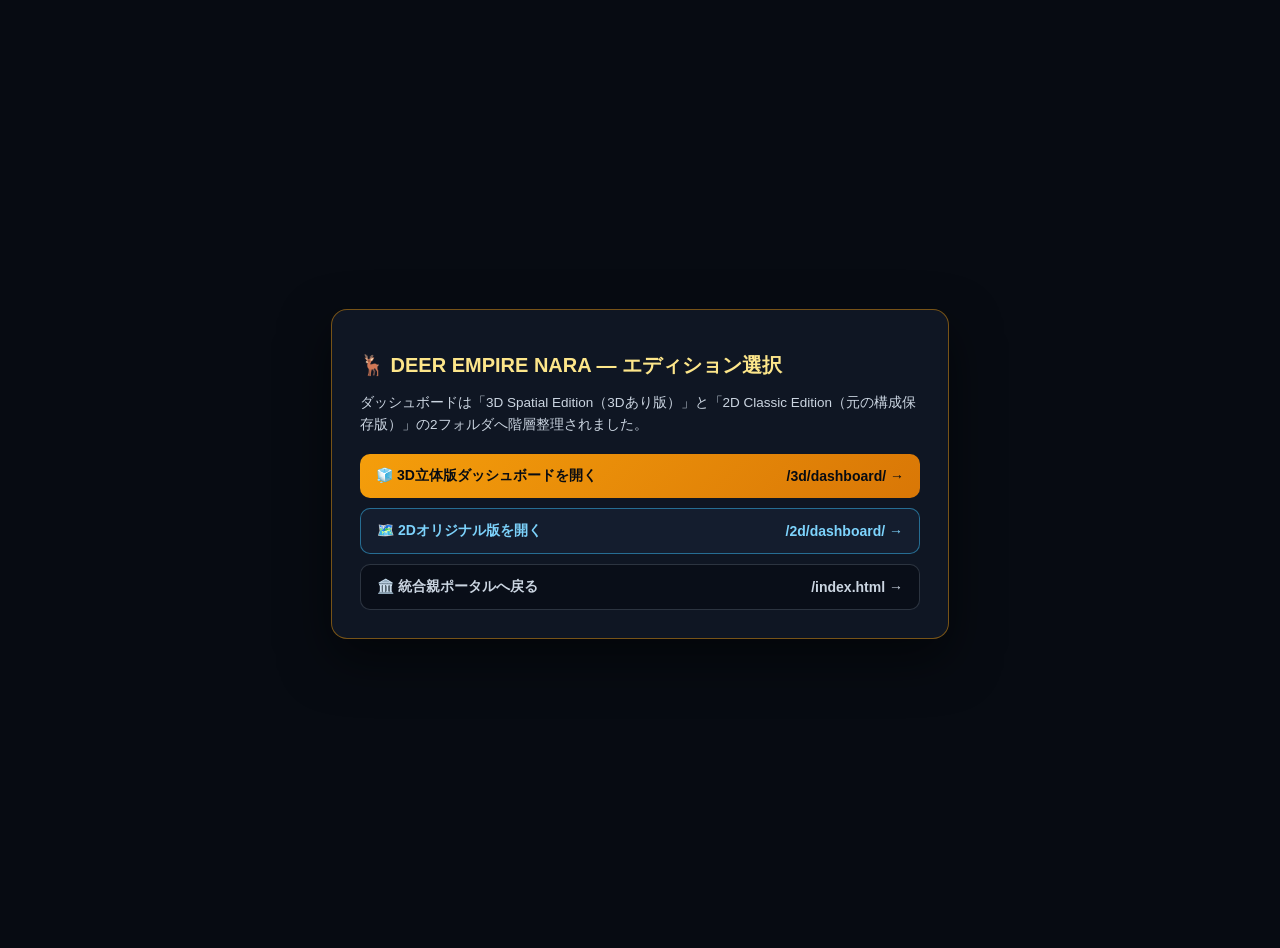
<file: dashboard/index.html>
<!doctype html>
<html lang="ja">
<head>
  <meta charset="utf-8" />
  <meta name="viewport" content="width=device-width, initial-scale=1" />
  <title>DEER EMPIRE NARA — ダッシュボード選択 (3D版 / 2D元版)</title>
  <style>
    body { margin:0; min-height:100vh; display:flex; align-items:center; justify-content:center; background:#070b12; color:#f1f5f9; font-family:"Inter","Noto Sans JP",sans-serif; padding:24px; }
    .box { max-width:560px; width:100%; background:#0f1623; border:1px solid rgba(245,158,11,0.45); border-radius:16px; padding:28px; box-shadow:0 20px 50px rgba(0,0,0,0.5); }
    h1 { font-size:20px; margin-bottom:8px; color:#fde68a; }
    p { font-size:13.5px; color:#cbd5e1; margin-bottom:18px; line-height:1.6; }
    .btns { display:flex; flex-direction:column; gap:10px; }
    a { display:flex; justify-content:space-between; align-items:center; padding:13px 16px; border-radius:10px; text-decoration:none; font-weight:700; font-size:14px; }
    .gold { background:linear-gradient(135deg,#f59e0b,#d97706); color:#070b12; }
    .cyan { background:#141d2e; border:1px solid rgba(56,189,248,0.5); color:#7dd3fc; }
    .ghost { background:#090e18; border:1px solid rgba(148,163,184,0.25); color:#cbd5e1; }
  </style>
</head>
<body>
  <div class="box">
    <h1>🦌 DEER EMPIRE NARA — エディション選択</h1>
    <p>ダッシュボードは「3D Spatial Edition（3Dあり版）」と「2D Classic Edition（元の構成保存版）」の2フォルダへ階層整理されました。</p>
    <div class="btns">
      <a class="gold" href="../3d/dashboard/index.html"><span>🧊 3D立体版ダッシュボードを開く</span><span>/3d/dashboard/ →</span></a>
      <a class="cyan" href="../2d/dashboard/index.html"><span>🗺️ 2Dオリジナル版を開く</span><span>/2d/dashboard/ →</span></a>
      <a class="ghost" href="../index.html"><span>🏛️ 統合親ポータルへ戻る</span><span>/index.html →</span></a>
    </div>
  </div>
</body>
</html>
</file>
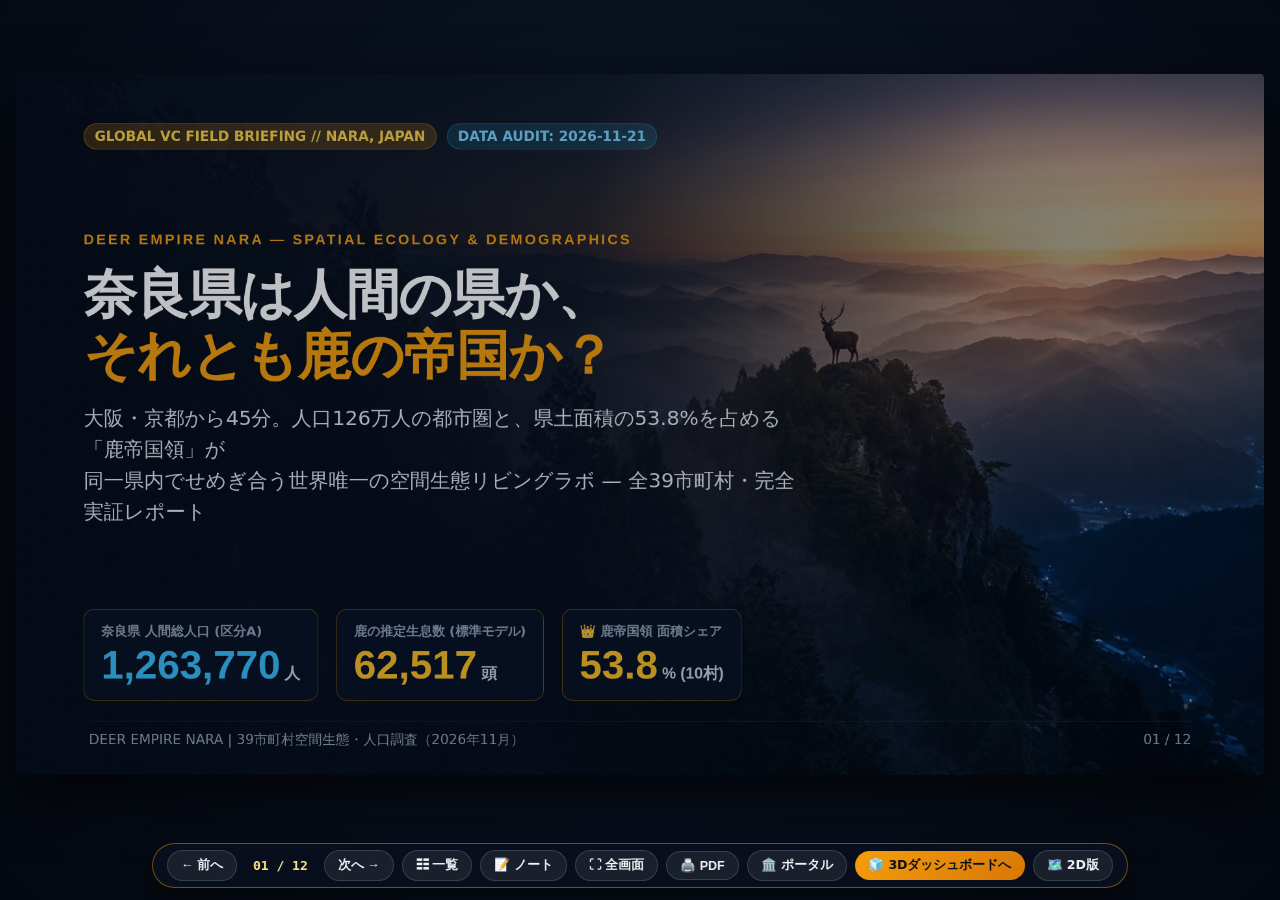
<file: slides/index.html>
<!doctype html>
<html lang="ja">
<head>
  <meta charset="utf-8" />
  <meta name="viewport" content="width=device-width, initial-scale=1" />
  <meta http-equiv="refresh" content="0; url=../3d/slides/index.html" />
  <title>DEER EMPIRE NARA — スライドへ移動</title>
</head>
<body style="background:#070b12;color:#f1f5f9;font-family:sans-serif;padding:32px;line-height:1.8">
  <h2>📽️ VC向けスライド（全12枚）</h2>
  <p><a href="../3d/slides/index.html" style="color:#fbbf24">3D連動版スライドを開く →</a></p>
  <p><a href="../2d/slides/index.html" style="color:#60a5fa">2D元構成版スライドを開く →</a></p>
  <p><a href="../index.html" style="color:#cbd5e1">🏛️ 統合親ポータルへ戻る</a></p>
</body>
</html>
</file>
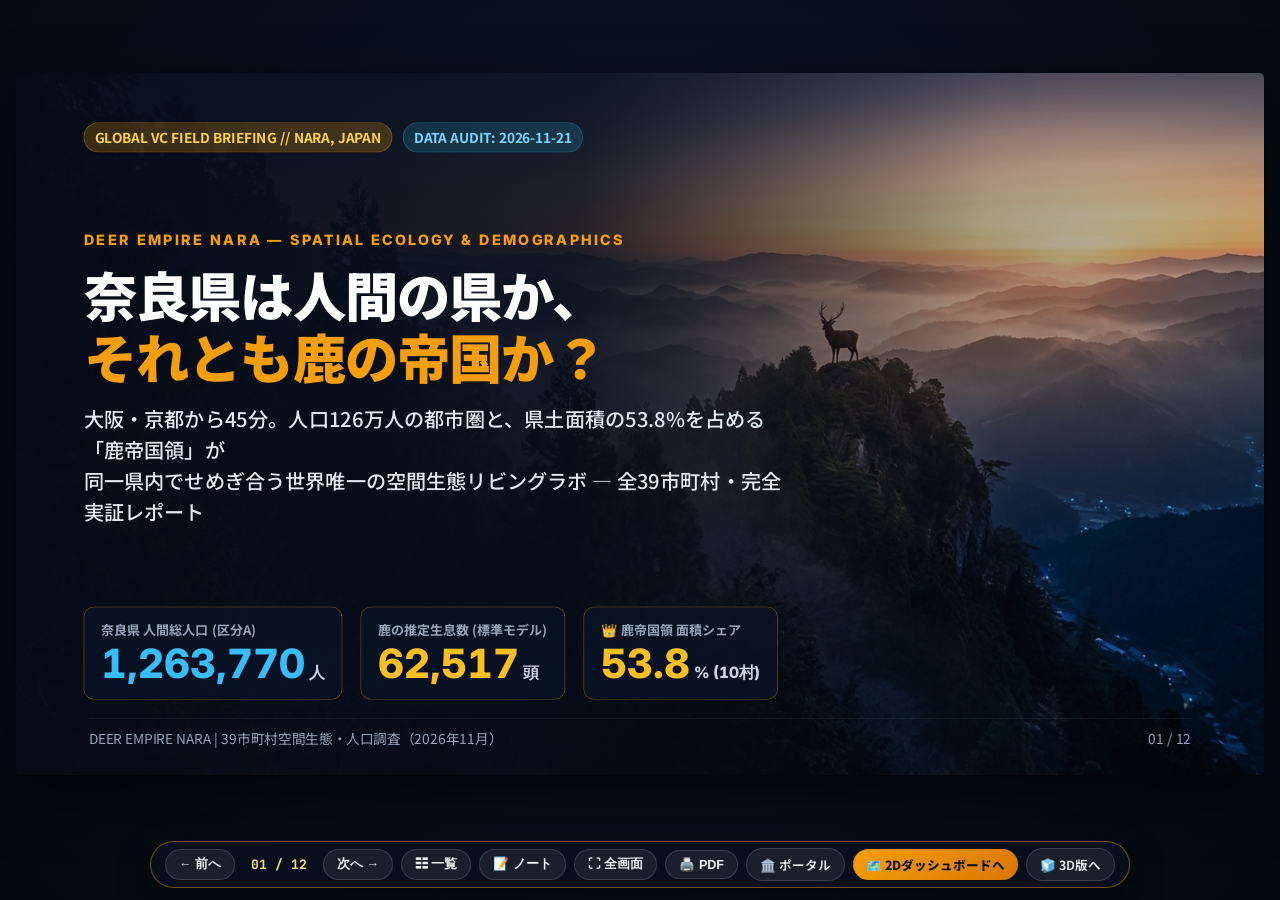
<file: 2d/slides/index.html>
<!DOCTYPE html>
<html lang="ja">
<head>
  <meta charset="UTF-8" />
  <meta name="viewport" content="width=device-width, initial-scale=1.0" />
  <title>DEER EMPIRE NARA — 海外VC向け戦略調査スライド (12 Slides)</title>
  <link rel="preconnect" href="https://fonts.googleapis.com" />
  <link rel="preconnect" href="https://fonts.gstatic.com" crossorigin />
  <link href="https://fonts.googleapis.com/css2?family=Inter:wght@500;700;800;900&family=JetBrains+Mono:wght@500;700;800&family=Noto+Sans+JP:wght@400;500;700;900&display=swap" rel="stylesheet" />
  <link rel="stylesheet" href="styles.css" />
</head>
<body>
  <div class="deck-viewport">
    <div class="slide-stage" id="slideStage">

      <!-- SLIDE 1: COVER (Hybrid) -->
      <section class="slide slide--dark active" data-title="表紙：DEER EMPIRE NARA — 鹿と人間の空間戦略ブリーフィング">
        <img src="assets/slide1_hero_nara_dawn.jpg" alt="夜明けの奈良・吉野杉林と鹿" class="slide-bg-photo" onerror="this.style.display='none'" />
        <div class="slide-bg-scrim-left"></div>
        <div class="slide-content-z cover-hero">
          <div style="display:flex;align-items:center;gap:16px">
            <span class="pill pill-gold">GLOBAL VC FIELD BRIEFING // NARA, JAPAN</span>
            <span class="pill" style="background:rgba(41,181,232,0.18);color:#7dd3fc;border:1px solid rgba(41,181,232,0.4)">DATA AUDIT: 2026-11-21</span>
          </div>

          <div style="display:flex;flex-direction:column;gap:24px">
            <p class="eyebrow">DEER EMPIRE NARA — SPATIAL ECOLOGY &amp; DEMOGRAPHICS</p>
            <h1 class="cover-title">奈良県は人間の県か、<br><span class="accent-gold-txt">それとも鹿の帝国か？</span></h1>
            <p class="cover-sub">
              大阪・京都から45分。人口126万人の都市圏と、県土面積の53.8%を占める「鹿帝国領」が<br>
              同一県内でせめぎ合う世界唯一の空間生態リビングラボ — 全39市町村・完全実証レポート
            </p>
          </div>

          <div class="cover-metrics">
            <div class="cover-metric-box">
              <div style="font-size:20px;color:#94a3b8;font-weight:700">奈良県 人間総人口 (区分A)</div>
              <div class="kpi-num-md mono" style="color:#38bdf8;margin-top:4px">1,263,770<span style="font-size:24px;color:#cbd5e1"> 人</span></div>
            </div>
            <div class="cover-metric-box">
              <div style="font-size:20px;color:#94a3b8;font-weight:700">鹿の推定生息数 (標準モデル)</div>
              <div class="kpi-num-md mono" style="color:#fbbf24;margin-top:4px">62,517<span style="font-size:24px;color:#cbd5e1"> 頭</span></div>
            </div>
            <div class="cover-metric-box">
              <div style="font-size:20px;color:#94a3b8;font-weight:700">👑 鹿帝国領 面積シェア</div>
              <div class="kpi-num-md mono" style="color:#fbbf24;margin-top:4px">53.8<span style="font-size:24px;color:#cbd5e1"> % (10村)</span></div>
            </div>
          </div>
        </div>
        <div class="slide-footer">
          <span>DEER EMPIRE NARA | 39市町村空間生態・人口調査（2026年11月）</span>
          <span>01 / 12</span>
        </div>
        <aside class="speaker-notes">【発表者メモ】
本日はグローバルVCの皆様へ、日本最古の都・奈良の「意外な真実」をご紹介します。
京都・大阪のすぐ隣、電車で45分の距離にありながら、奈良県は「人口126万人の人間社会」と「県土の過半を野生の鹿が数で上回る山岳フロンティア」が隣り合う、世界でも類を見ない空間ラボです。
この12枚では、徹底的な公的統計とRed Team監査に基づく確定事実（Fact）と、そこから見える投資機会の仮説（Hypothesis）を明確に分けてご説明します。</aside>
      </section>

      <!-- SLIDE 2: EXECUTIVE SUMMARY (Statement + 3 KPI) -->
      <section class="slide slide--light" data-title="結論：頭数は「人間の県」、県土面積の53.8%は「鹿帝国領」">
        <div class="slide-head">
          <p class="eyebrow">01 // EXECUTIVE VERDICT</p>
          <h2 class="slide-title">頭数では「人間の県（約20倍）」だが、県土面積の<span class="accent-gold-txt">53.8%</span>は鹿が人間を上回る</h2>
        </div>

        <div class="grid-3">
          <div class="card card--top-cyan" style="justify-content:space-between">
            <div style="display:flex;flex-direction:column;gap:14px">
              <span class="pill pill-cyan">👥 人口総数ベースの結論</span>
              <div class="kpi-num mono" style="color:#0f6fa3">4.95<span class="kpi-unit-inline">%</span></div>
              <h3 class="card-h3">県全体は明確に「人間の県」</h3>
              <p class="body-p">人間 <b>1,263,770人</b>（区分A）に対し、鹿の推定総数は <b>62,517頭</b>（レンジ 45,908〜81,243頭）。人間が人口の <b>95.3%</b> を占め、人間約20人に鹿1頭の比率です。</p>
            </div>
            <div style="font-size:22px;color:#0f6fa3;font-weight:700">▶ 都市人口は北西部奈良盆地に集中</div>
          </div>

          <div class="card card--dark card--top-gold" style="justify-content:space-between">
            <div style="display:flex;flex-direction:column;gap:14px">
              <span class="pill pill-gold">👑 空間支配面積ベースの結論</span>
              <div class="kpi-num mono" style="color:#fbbf24">53.8<span class="kpi-unit-inline">%</span></div>
              <h3 class="card-h3" style="color:#ffffff">半国土が「鹿帝国領（10村）」</h3>
              <p class="body-p">森林率 <b>76.9%</b>（283,671 ha）の山林帯では、鹿推定数が人間人口を上回る自治体が <b>10村</b>（面積 <b>1,986.5 km²</b>）に到達。保守的下限モデルでも <b>9村・52.5%</b> で不変です。</p>
            </div>
            <div style="font-size:22px;color:#fcd34d;font-weight:700">▶ 住民0.78%の空間に鹿の63.6%が生息</div>
          </div>

          <div class="card card--top-emerald" style="justify-content:space-between">
            <div style="display:flex;flex-direction:column;gap:14px">
              <span class="pill pill-emerald">⛩️ 観光シンボルと実態のギャップ</span>
              <div class="kpi-num mono" style="color:#059669">2.7<span class="kpi-unit-inline">%</span></div>
              <h3 class="card-h3">奈良公園は氷山の一角</h3>
              <p class="body-p">世界的に有名な奈良公園の「神鹿」は2026年7月調査で過去最多 <b>1,687頭</b>（区分A実測）。しかし県全体の推定鹿数に占める割合はわずか2.7%で、残り97%超は山林に生息します。</p>
            </div>
            <div style="font-size:22px;color:#047857;font-weight:700">▶ 保護区と管理区の二重計上を完全排除</div>
          </div>
        </div>

        <div class="slide-footer">
          <span>出典：奈良県推計人口調査(2026-10-01)、2020年農林業センサス、奈良の鹿愛護会(2026-07)、奈良県第7次計画に基づく独自空間統合 ※「鹿帝国領」は演出名称</span>
          <span>02 / 12</span>
        </div>
        <aside class="speaker-notes">【発表者メモ】
最も重要な問い「奈良県は人間の県か、鹿の帝国か？」への答えは、どの軸で測るかによって劇的に変わります。
頭数で測れば、人間126万人に対し鹿6.25万頭（鹿人比率4.95%）で間違いなく「人間の県」です。
しかし空間で測ると、県土面積の53.8%が「人間より鹿の方が多い自治体」で占められています。しかも保守的な下限推計（約4.59万頭）に落としても9村・52.5%が維持される極めて頑健な構造です。</aside>
      </section>

      <!-- SLIDE 3: SPATIAL POLARIZATION (Exact GeoJSON SVG Map) -->
      <section class="slide slide--pale" data-title="空間二極構造：県民の99.2%は盆地等へ、鹿の63.6%は南東10村へ">
        <div class="slide-head">
          <p class="eyebrow">02 // SPATIAL POLARIZATION (39 MUNICIPALITIES)</p>
          <h2 class="slide-title">県民の<span class="accent-cyan-txt">99.2%</span>が北西部等に集住し、南東部10村に鹿の<span class="accent-gold-txt">63.6%</span>が集中する</h2>
        </div>

        <div class="grid-2" style="grid-template-columns: 0.95fr 1.05fr;">
          <!-- Left: Exact SVG Map injected by slides.js -->
          <div class="card" style="padding:20px 24px;flex-direction:row;align-items:center;gap:16px;background:#091322;border-color:#1e293b">
            <div id="slide3MapContainer" style="flex:1;height:100%;display:flex;align-items:center;justify-content:center"></div>
            <div style="width:280px;display:flex;flex-direction:column;gap:12px;color:#e2e8f0;font-size:19px">
              <div style="font-weight:800;color:#fde68a;font-size:21px;border-bottom:1px solid rgba(148,163,184,0.25);padding-bottom:8px">勢力分類（鹿人比率）</div>
              <div style="display:flex;align-items:center;gap:10px"><span style="width:20px;height:20px;border-radius:4px;background:#f59e0b;flex-shrink:0"></span><span>👑 鹿帝国領 (10村)<br><small style="color:#94a3b8">≧100% / 面積53.8%</small></span></div>
              <div style="display:flex;align-items:center;gap:10px"><span style="width:20px;height:20px;border-radius:4px;background:#10b981;flex-shrink:0"></span><span>🦌 鹿優勢 (0)</span></div>
              <div style="display:flex;align-items:center;gap:10px"><span style="width:20px;height:20px;border-radius:4px;background:#a855f7;flex-shrink:0"></span><span>⚔️ 勢力均衡 (5市町村)<br><small style="color:#94a3b8">10%〜50%未満</small></span></div>
              <div style="display:flex;align-items:center;gap:10px"><span style="width:20px;height:20px;border-radius:4px;background:#3b82f6;flex-shrink:0"></span><span>🏙️ 人間優勢 (17市町村)<br><small style="color:#94a3b8">10%未満</small></span></div>
              <div style="display:flex;align-items:center;gap:10px"><span style="width:20px;height:20px;border-radius:4px;background:repeating-linear-gradient(-45deg,#475569,#475569 4px,#1e293b 4px,#1e293b 8px);flex-shrink:0;border:1px solid #64748b"></span><span>❓ 未判定 区分D (7市町)<br><small style="color:#94a3b8">森林0〜39ha (除外)</small></span></div>
              <div style="margin-top:8px;padding-top:10px;border-top:1px solid rgba(148,163,184,0.25);font-size:19px;color:#cbd5e1">
                <div>🔴 奈良公園保護区 (1,687頭)</div>
                <div style="margin-top:4px">🟢 大台ヶ原管理域 (環境省)</div>
              </div>
            </div>
          </div>

          <!-- Right: Dual Comparison & Insights -->
          <div style="display:flex;flex-direction:column;gap:24px;justify-content:space-between">
            <div class="card" style="gap:18px">
              <h3 class="card-h3">1. 鹿帝国領（10村）vs その他（29市町村）の極端な非対称性</h3>
              <div style="display:flex;flex-direction:column;gap:16px">
                <div>
                  <div style="display:flex;justify-content:space-between;font-size:23px;font-weight:700;margin-bottom:6px">
                    <span>👥 人間人口のシェア</span><span class="mono" style="color:#0f6fa3">その他 99.22% / 鹿帝国領 0.78% (9,828人)</span>
                  </div>
                  <div class="hbar-track" style="height:28px;display:flex;border-radius:8px">
                    <div style="width:99.22%;background:#2563eb"></div>
                    <div style="width:0.78%;background:#f59e0b"></div>
                  </div>
                </div>
                <div>
                  <div style="display:flex;justify-content:space-between;font-size:23px;font-weight:700;margin-bottom:6px">
                    <span>🦌 鹿推定頭数のシェア</span><span class="mono" style="color:#d97706">鹿帝国領 63.6% (39,743頭) / その他 36.4%</span>
                  </div>
                  <div class="hbar-track" style="height:28px;display:flex;border-radius:8px">
                    <div style="width:63.6%;background:#f59e0b"></div>
                    <div style="width:36.4%;background:#3b82f6"></div>
                  </div>
                </div>
                <div>
                  <div style="display:flex;justify-content:space-between;font-size:23px;font-weight:700;margin-bottom:6px">
                    <span>🗺️ 県土面積のシェア</span><span class="mono" style="color:#d97706">鹿帝国領 53.8% (1,986.5km²) / その他 46.2%</span>
                  </div>
                  <div class="hbar-track" style="height:28px;display:flex;border-radius:8px">
                    <div style="width:53.8%;background:#f59e0b"></div>
                    <div style="width:46.2%;background:#64748b"></div>
                  </div>
                </div>
              </div>
            </div>

            <div class="card card--top-violet" style="gap:12px">
              <h3 class="card-h3">2. 都市と山岳を隔てる「勢力均衡防衛線（紫帯）」</h3>
              <p class="body-p">
                五條市（18.2%）・宇陀市（21.1%）・下市町（31.7%）・山添村（39.9%）・吉野町（42.5%）の5自治体が、盆地都市圏と吉野山岳地帯の間のバッファゾーンを形成しています。一方、盆地中央部7市町（斜線）は森林がなく定住鹿を推計対象外（区分D）としています。
              </p>
            </div>
          </div>
        </div>

        <div class="slide-footer">
          <span>出典：国土数値情報(N03-21_29_210101)行政界、2026-10-01推計人口、2020年農林業センサス（標準シナリオ）</span>
          <span>03 / 12</span>
        </div>
        <aside class="speaker-notes">【発表者メモ】
この地図は国土数値情報の正確な39市町村ポリゴンから生成しています。
北西部の青いエリアと斜線グレーの奈良盆地に、県人口の99%以上が集中しています。対照的に、南部の黄金色に輝く10の村には、県民のわずか0.78%（9,828人）しか住んでいませんが、面積の53.8%、推定鹿頭数の63.6%がここに集中しています。この鮮烈なジオグラフィーが奈良最大の特徴です。</aside>
      </section>

      <!-- SLIDE 4: TOP 10 EMPIRE RANKING -->
      <section class="slide slide--light" data-title="鹿帝国TOP10：上北山村1,395.6%・総合指数DEPI首位は東吉野村">
        <div class="slide-head">
          <p class="eyebrow">03 // DEER EMPIRE TERRITORY RANKING</p>
          <h2 class="slide-title">最前線の「上北山村」では住民1人あたり鹿14頭（<span class="accent-gold-txt">1,395.6%</span>）に達する</h2>
        </div>

        <div class="grid-2" style="grid-template-columns: 1.28fr 0.72fr;">
          <div class="card" style="padding:26px 32px;gap:14px">
            <div style="display:flex;justify-content:space-between;align-items:center;gap:12px">
              <h3 class="card-h3" style="font-size:27px">👑 鹿帝国領 全10村の鹿人比率（標準＋レンジ）</h3>
              <span class="pill pill-gold" style="white-space:nowrap;flex-shrink:0">証拠区分 C</span>
            </div>
            <div id="slide4Bars" class="hbar-list" style="margin-top:6px"></div>
          </div>

          <div style="display:flex;flex-direction:column;gap:16px">
            <div class="card card--dark card--top-gold" style="gap:8px;padding:22px 26px">
              <span class="pill pill-gold">比率 県内1位</span>
              <div style="font-size:36px;font-weight:900;color:#ffffff">上北山村 <span class="mono" style="color:#fbbf24">1,395.6%</span></div>
              <p class="body-p" style="font-size:21px">人間 <b>362人</b> に対し鹿推定 <b>5,052頭</b>（保守 3,663〜高密度 6,568頭）。森林率 <b>97.0%</b>、面積 274.22 km² の大台ヶ原を抱える村。（※大台ヶ原低密度反映時は野迫川村と首位交代リスクあり）</p>
            </div>

            <div class="card card--top-emerald" style="gap:8px;padding:22px 26px">
              <span class="pill pill-emerald">絶対頭数 県内最多</span>
              <div style="font-size:32px;font-weight:900">十津川村 <span class="mono" style="color:#059669">13,152頭</span></div>
              <p class="body-p" style="font-size:21px">面積 672.38 km²（日本最大の村）。人口 2,547人に対し鹿人比率 516.4%。県内推定鹿の約21%が1村に生息。</p>
            </div>

            <div class="card card--top-cyan" style="gap:8px;padding:22px 26px">
              <span class="pill pill-cyan">複合勢力指数 DEPI 1位</span>
              <div style="font-size:32px;font-weight:900">東吉野村 <span class="mono" style="color:#0f6fa3">88.1 帝国pt</span></div>
              <p class="body-p" style="font-size:21px">人口減少による過大評価を抑え「森林率・行政密度・比率」を統合した別指標DEPIでは、高密度東部林業帯の東吉野村が首位。</p>
            </div>
          </div>
        </div>

        <div class="slide-footer">
          <span>※DEPI（0〜100 帝国pt）は人口比（%）と混同しないための本プロジェクト独自複合指数。すべて証拠区分Cによる空間配分推計。</span>
          <span>04 / 12</span>
        </div>
        <aside class="speaker-notes">【発表者メモ】
鹿帝国領10村の内部を詳細に見ると、上位4村（上北山・野迫川・川上・十津川）は鹿人比率500%超、すなわち「人間1人に対し鹿が5頭〜14頭」という領域です。
また「比率（%）」は人口が数百人の村ほど跳ね上がる性質があるため、面積あたりの密度と森林率を加味した独自指数「DEPI（帝国pt）」も並置しました。この軸では東吉野村（88.1pt）が首位となり、両指標の併用でバイアスを防いでいます。</aside>
      </section>

      <!-- SLIDE 5: NARA CITY DUAL STRUCTURE (Hybrid) -->
      <section class="slide slide--dark" data-title="奈良市の二重構造：神鹿1,687頭（保護）と野生2,852頭（管理）の厳密分離">
        <div class="slide-head">
          <p class="eyebrow">04 // SACRED VS. WILD: NARA CITY ZONING</p>
          <h2 class="slide-title">奈良公園の「神鹿<span class="accent-gold-txt">1,687頭</span>」と東部山間「野生鹿<span class="accent-cyan-txt">2,852頭</span>」を分離管理</h2>
        </div>

        <div class="grid-2" style="grid-template-columns: 1.15fr 0.85fr;align-items:stretch">
          <!-- Left: Structured Zoning Flow -->
          <div style="display:flex;flex-direction:column;gap:22px;justify-content:space-between">
            <div class="card card--glass" style="gap:14px;border-left:8px solid #10b981">
              <div style="display:flex;justify-content:space-between;align-items:center">
                <h3 class="card-h3" style="color:#34d399">⛩️ A・B 保護地区（奈良公園・春日山）</h3>
                <span class="pill" style="background:rgba(16,185,129,0.22);color:#6ee7b7">証拠区分 A 実測</span>
              </div>
              <div style="display:flex;align-items:baseline;gap:18px">
                <span class="kpi-num-md mono" style="color:#34d399">1,687頭</span>
                <span class="body-p">（2026年7月15・16日 奈良の鹿愛護会調査｜オス411・メス990・子鹿286）</span>
              </div>
              <p class="body-p">国の天然記念物「奈良のシカ」保護中核域。捕獲は厳禁。観光客の給餌回復等で2年連続過去最多。</p>
            </div>

            <div class="card card--glass" style="gap:10px;border-left:8px solid #94a3b8;padding:24px 34px">
              <div style="display:flex;justify-content:space-between;align-items:center">
                <h3 class="card-h3" style="font-size:28px">🛡️ C 緩衝地区（保護と管理の境界帯）</h3>
                <span class="pill" style="background:rgba(148,163,184,0.2);color:#e2e8f0">生け捕り原則</span>
              </div>
              <p class="body-p">原則として殺処分せず、農地等に出没時は生け捕りで保護地区側へ戻す。一次頭数非公表のためモデル上は未根拠加算を排除。</p>
            </div>

            <div class="card card--glass" style="gap:14px;border-left:8px solid #38bdf8">
              <div style="display:flex;justify-content:space-between;align-items:center">
                <h3 class="card-h3" style="color:#38bdf8">🌲 D 管理地区（東部山間 9地区 約184 km²）</h3>
                <span class="pill" style="background:rgba(56,189,248,0.2);color:#7dd3fc">証拠区分 B 公的密度</span>
              </div>
              <div style="display:flex;align-items:baseline;gap:18px">
                <span class="kpi-num-md mono" style="color:#38bdf8">2,852頭</span>
                <span class="body-p">（184 km² × R5冬季糞粒法平均 <b>15.5頭/km²</b>｜SD 16.8）</span>
              </div>
              <p class="body-p">田原・柳生等9地区では農林業被害軽減のため年間捕獲上限 <b>450頭</b> を設定。奈良市合計は <b>4,539頭</b>（鹿人比率 1.32%）。</p>
            </div>
          </div>

          <!-- Right: Generated Visual -->
          <div style="position:relative;border-radius:20px;overflow:hidden;border:1px solid rgba(245,158,11,0.38);box-shadow:0 24px 60px rgba(0,0,0,0.5)">
            <img src="assets/slide5_sacred_vs_wild.jpg" alt="奈良公園の神鹿と背後の春日山原生林" style="width:100%;height:100%;object-fit:cover" onerror="this.style.display='none'" />
            <div style="position:absolute;inset:auto 0 0 0;background:linear-gradient(to top,rgba(6,12,24,0.94),transparent);padding:28px">
              <div style="font-size:22px;font-weight:800;color:#fbbf24">二重計上ゼロの原則（No Double Counting）</div>
              <div style="font-size:21px;color:#e2e8f0;margin-top:6px">
                保護地区の1,687頭（区分A）と、D地区等の野生群（保守11.7〜高密度22.8頭/km²）を分離合算し、観光神鹿を県全体の野生鹿と混同しません。
              </div>
            </div>
          </div>
        </div>

        <div class="slide-footer">
          <span>出典：奈良の鹿愛護会(2026-07)、奈良市ニホンジカ第二種特定鳥獣管理計画（第2次）及びR5年度モニタリング報告</span>
          <span>05 / 12</span>
        </div>
        <aside class="speaker-notes">【発表者メモ】
「奈良の鹿」というと多くの方が奈良公園の鹿を思い浮かべますが、奈良市の条例・管理計画自体が市内をA〜Dの4ゾーンに厳密に分けています。
A・B保護地区では1,687頭が「神鹿」として守られる一方、わずか数キロ東のD管理地区（約184km²）には推定2,852頭が生息し、年間450頭上限で捕獲管理されています。この同一自治体内の保護と管理の境界こそ、奈良のガバナンスの精髄です。</aside>
      </section>

      <!-- SLIDE 6: TIMESERIES CROSSING (SVG 2-Axis Chart) -->
      <section class="slide slide--pale" data-title="80年の軌跡：奈良公園の鹿は過去最多1,687頭、県人口は減少局面へ">
        <div class="slide-head">
          <p class="eyebrow">05 // 80-YEAR TRAJECTORY: DEER SURGE VS. DEMOGRAPHIC SHIFT</p>
          <h2 class="slide-title">奈良公園の鹿は戦後<span class="accent-gold-txt">79頭</span>から過去最多<span class="accent-gold-txt">1,687頭</span>へ、県人口は<span class="accent-cyan-txt">17.9万人減</span>へ</h2>
        </div>

        <div class="grid-2" style="grid-template-columns: 1.35fr 0.65fr;">
          <div class="card" style="padding:26px 30px;gap:14px">
            <div style="display:flex;justify-content:space-between;align-items:center">
              <h3 class="card-h3">奈良公園の鹿（1945–2026）vs 奈良県総人口（1980–2026）</h3>
              <div style="display:flex;gap:16px;font-size:21px;font-weight:700">
                <span style="color:#d97706">● 奈良公園の鹿（頭）</span>
                <span style="color:#0f6fa3">● 奈良県人口（万人）</span>
              </div>
            </div>
            <div id="slide6ChartContainer" style="flex:1;display:flex;align-items:center"></div>
          </div>

          <div style="display:flex;flex-direction:column;gap:16px;justify-content:space-between">
            <div class="card card--top-gold" style="gap:8px;padding:20px 26px">
              <span class="pill pill-gold">Phase 1: 戦後最小から回復</span>
              <h3 class="card-h3" style="font-size:26px">1945年 79頭 → 1995年 1,192頭</h3>
              <p class="body-p" style="font-size:21px">戦後の混乱期にはわずか79頭まで激減。1957年の天然記念物指定と保護活動により1,100〜1,300頭規模の安定期へ。</p>
            </div>
            <div class="card card--top-cyan" style="gap:8px;padding:20px 26px">
              <span class="pill pill-cyan">Phase 2: コロナ禍と県人口減少</span>
              <h3 class="card-h3" style="font-size:26px">県人口 2000年144.3万 → 126.4万人</h3>
              <p class="body-p" style="font-size:21px">奈良県の人口は2000年をピークに減少へ転換（-12.4%）。一方、奈良公園の鹿も2021年にコロナ禍で1,105頭（子鹿82頭）へ一時減少。</p>
            </div>
            <div class="card card--dark" style="gap:8px;padding:20px 26px">
              <span class="pill pill-gold">Phase 3: 2026年 過去最多更新</span>
              <h3 class="card-h3" style="color:#fbbf24;font-size:26px">2024: 1,325 → 2025: 1,465 → 2026: 1,687頭</h3>
              <p class="body-p" style="font-size:21px">観光客急回復・不適切給餌増を背景に5年連続増加。市街地への進出や過密に伴う自然死増が課題化。</p>
            </div>
          </div>
        </div>

        <div class="slide-footer">
          <span>出典：一般財団法人 奈良の鹿愛護会（1945〜2026年7月調査）、総務省 国勢調査（1980〜2025年確定値）、奈良県推計人口調査（2026-10-01）</span>
          <span>06 / 12</span>
        </div>
        <aside class="speaker-notes">【発表者メモ】
長期時系列を重ねると、非常にドラマチックな交差が見えます。
奈良公園の鹿は1945年の79頭から2026年の1,687頭へと約21倍に増えました。コロナ禍で一度1,105頭に落ちましたが、インバウンド回復と共に急騰し、2年連続で過去最多を更新しています。対照的に奈良県の人間人口は2000年の144.3万人をピークに減少を続け、現在126.4万人です。</aside>
      </section>

      <!-- SLIDE 7: SCATTER & SONI TIPPING POINT -->
      <section class="slide slide--light" data-title="転換メカニズム：森林率75%超の急騰と「人口減だけ」で帝国化する曽爾村">
        <div class="slide-head">
          <p class="eyebrow">06 // ECOLOGICAL THRESHOLD &amp; DEPOPULATION TIPPING POINT</p>
          <h2 class="slide-title">森林率<span class="accent-emerald-txt">75%超</span>で比率が急騰し、曽爾村は「人口減少」だけで鹿帝国領へ越境した</h2>
        </div>

        <div class="grid-2" style="grid-template-columns: 1.25fr 0.75fr;">
          <div class="card" style="padding:24px 28px;gap:10px">
            <div style="display:flex;justify-content:space-between;align-items:center;gap:12px">
              <h3 class="card-h3" style="font-size:27px">森林率（%）× 鹿人比率（%・対数軸）32市町村</h3>
              <span style="font-size:19px;color:#64748b;white-space:nowrap">※相関であり因果ではありません</span>
            </div>
            <div id="slide7ScatterContainer" style="flex:1;display:flex;align-items:center;min-height:0"></div>
          </div>

          <div style="display:flex;flex-direction:column;gap:20px;justify-content:space-between">
            <div class="card card--top-gold" style="gap:12px">
              <span class="pill pill-gold">ティッピングポイント実例：曽爾村</span>
              <h3 class="card-h3">鹿の頭数が同じでも<br>人間が減れば「帝国領」になる</h3>
              <div style="display:flex;flex-direction:column;gap:10px;background:#fef3c7;padding:16px 18px;border-radius:12px;color:#78350f">
                <div style="display:flex;justify-content:space-between;align-items:center;gap:12px;font-size:21px">
                  <span>2020年人口基準 (1,295人)</span><strong class="mono" style="white-space:nowrap">91.2% (鹿優勢)</strong>
                </div>
                <div style="text-align:center;font-size:20px;font-weight:800">⬇ 6年間で人間が -15.4% 減少</div>
                <div style="display:flex;justify-content:space-between;align-items:center;gap:12px;font-size:22px;color:#b45309">
                  <span>2026年人口基準 (1,096人)</span><strong class="mono" style="white-space:nowrap">107.8% (👑 帝国領)</strong>
                </div>
              </div>
              <p class="body-p">推定鹿頭数（1,181頭）が一定のままでも、過疎化という分母の縮小が境界村を押し上げます。</p>
            </div>

            <div class="card card--top-violet" style="gap:10px">
              <h3 class="card-h3">山間部で進む急速な人口減（2020→2026）</h3>
              <p class="body-p">御杖村 <b>-20.6%</b>、下市町 <b>-20.2%</b>、黒滝村 <b>-19.0%</b>、東吉野村 <b>-18.7%</b>、上北山村 <b>-18.5%</b>。県平均（-4.6%）の3〜4倍の速度で人が去っています。</p>
            </div>
          </div>
        </div>

        <div class="slide-footer">
          <span>出典：2020年農林業センサス、令和2年国勢調査(2020-10)、奈良県推計人口(2026-10)。区分Dの7市町は散布図から除外。</span>
          <span>07 / 12</span>
        </div>
        <aside class="speaker-notes">【発表者メモ】
森林率が75%〜80%を超えたあたりから、鹿人比率は対数的に跳ね上がります。
特に注目していただきたいのが「曽爾村」です。私たちのRed Team検証が発見した最も示唆的な事実として、2020年国勢調査の人口1,295人を分母にすると曽爾村は91.2%の「鹿優勢地域」ですが、2026年人口1,096人では107.8%となり「鹿帝国領」へ越境します。つまり人間の人口減少自体が勢力図を塗り替えているのです。</aside>
      </section>

      <!-- SLIDE 8: MANAGEMENT BOTTLENECK & TECH SHIFT -->
      <section class="slide slide--pale" data-title="管理の壁と技術転換：捕獲目標1.6万頭未達とAIカメラRESTモデル">
        <div class="slide-head">
          <p class="eyebrow">07 // THE WILDLIFE TECH OPPORTUNITY</p>
          <h2 class="slide-title">年間捕獲は5.3倍（<span class="accent-cyan-txt">10,296頭</span>）でも目標未達 — 調査の盲点をカメラAIが破る</h2>
        </div>

        <div class="grid-2">
          <!-- Left: Capture Gap -->
          <div class="card" style="justify-content:space-between">
            <div style="display:flex;flex-direction:column;gap:16px">
              <span class="pill pill-cyan">📊 奈良県の個体数管理ギャップ</span>
              <h3 class="card-h3">捕獲圧は23年で5.3倍、なお目標に届かず</h3>
              <div class="hbar-list" style="margin-top:10px">
                <div class="hbar-row" style="grid-template-columns:230px 1fr 130px">
                  <span>H12年度 実績</span>
                  <div class="hbar-track"><div class="hbar-fill" style="width:12.2%;background:#94a3b8"></div></div>
                  <strong class="mono" style="text-align:right">1,945頭</strong>
                </div>
                <div class="hbar-row" style="grid-template-columns:230px 1fr 130px">
                  <span>旧計画 捕獲目標</span>
                  <div class="hbar-track"><div class="hbar-fill" style="width:62.5%;background:#60a5fa"></div></div>
                  <strong class="mono" style="text-align:right">10,000頭</strong>
                </div>
                <div class="hbar-row" style="grid-template-columns:230px 1fr 130px">
                  <span>R5年度 捕獲実績</span>
                  <div class="hbar-track"><div class="hbar-fill" style="width:64.4%;background:#0f6fa3"></div></div>
                  <strong class="mono" style="text-align:right;color:#0f6fa3">10,296頭</strong>
                </div>
                <div class="hbar-row" style="grid-template-columns:230px 1fr 130px">
                  <span>第7次 捕獲目標</span>
                  <div class="hbar-track"><div class="hbar-fill" style="width:100%;background:#d97706"></div></div>
                  <strong class="mono" style="text-align:right;color:#d97706">16,000頭</strong>
                </div>
              </div>
            </div>

            <div style="background:#eef5fa;border-radius:14px;padding:22px;display:flex;flex-direction:column;gap:8px">
              <div style="font-size:23px;font-weight:800;color:#0e2841">第7次管理計画のジレンマ（令和4〜8年度）</div>
              <p class="body-p" style="font-size:23px">目標生息数 <b>58,000頭</b> への抑制を目指し、猟期延長やメス中心捕獲を強化。しかし令和5年度実績 10,296頭に対し年間目標は <b>16,000頭（未達幅約5,700頭）</b>。高齢化・担い手不足の中、人海戦術の限界が露呈。</p>
            </div>
          </div>

          <!-- Right: Measurement Tech Comparison -->
          <div class="card card--top-emerald" style="justify-content:space-between">
            <div style="display:flex;flex-direction:column;gap:14px">
              <span class="pill pill-emerald">📷 観測テクノロジーのパラダイム転換</span>
              <h3 class="card-h3">従来の「糞塊法」vs カメラトラップ「RESTモデル」</h3>
              <p class="body-p">奈良県森林技術センター等の研究により、従来の糞塊密度だけでは天然林等でシカの生息を見落とす課題が定量確認されています。</p>
            </div>

            <table class="slide-table">
              <thead>
                <tr>
                  <th style="width:28%">調査地（林種）</th>
                  <th style="width:36%">従来：糞塊法密度</th>
                  <th style="width:36%">カメラ：RESTモデル</th>
                </tr>
              </thead>
              <tbody>
                <tr>
                  <td><b>高取町</b><br><small>スギ・ヒノキ人工林</small></td>
                  <td class="mono">46.49 糞塊/km</td>
                  <td class="mono" style="color:#d97706;font-weight:800">30.15 頭/km²</td>
                </tr>
                <tr>
                  <td><b>野迫川村</b><br><small>ブナ・ミズナラ天然林</small></td>
                  <td class="mono" style="color:#dc2626;font-weight:800">0.0 糞塊/km<br><small>(10粒未満除外時)</small></td>
                  <td class="mono" style="color:#059669;font-weight:800">14.07 頭/km²<br><small>(高密度生息を検出)</small></td>
                </tr>
              </tbody>
            </table>

            <div style="background:#0e2841;color:#f4f8fb;border-radius:14px;padding:20px 24px;font-size:23px">
              <strong style="color:#29b5e8">Tech Implication：</strong> 手作業の糞粒カウントから、自動撮影カメラ×AI画像解析（RESTモデル）による<b>空間リアルタイム密度推定</b>への移行が始まっている。
            </div>
          </div>
        </div>

        <div class="slide-footer">
          <span>出典：奈良県ニホンジカ第二種特定鳥獣管理計画（第7次）、奈良県自然環境保全審議会資料、奈良県森林技術センター・日本生態学会発表資料</span>
          <span>08 / 12</span>
        </div>
        <aside class="speaker-notes">【発表者メモ】
VCの視点で極めて重要なのがこのページです。
奈良県は捕獲数を23年間で5.3倍に増やしましたが、目標の年間16,000頭に届いていません。さらに観測面でも、従来の人間が森を歩いて糞を数える「糞塊法」では、野迫川村の天然林でゼロと判定された地点に、自動撮影カメラ（RESTモデル）が14.07頭/km²の生息を検出しました。つまり「計測と管理の自動化」に対する強い需要がすでに顕在化しています。</aside>
      </section>

      <!-- SLIDE 9: RED TEAM AUDIT & EVIDENCE GRADES -->
      <section class="slide slide--light" data-title="科学的信頼性：4段階の証拠区分とRed Team監査による感度テスト">
        <div class="slide-head">
          <p class="eyebrow">08 // SCIENTIFIC RIGOR &amp; RED TEAM AUDIT</p>
          <h2 class="slide-title">不確実性を隠さない4段階の<span class="accent-cyan-txt">証拠区分</span>と監査により39市町村中36市町村の分類不変を実証</h2>
        </div>

        <div class="grid-2" style="grid-template-columns: 1.08fr 0.92fr;">
          <div class="card" style="padding:26px 28px;gap:14px">
            <h3 class="card-h3">証拠区分 A / B / C / D の厳格な切り分け</h3>
            <table class="slide-table" style="font-size:21px">
              <thead>
                <tr>
                  <th style="width:14%">区分</th>
                  <th style="width:24%">定義</th>
                  <th style="width:62%">適用対象と実数（計39市町村）</th>
                </tr>
              </thead>
              <tbody>
                <tr>
                  <td><strong style="color:#059669">区分 A</strong></td>
                  <td>公的直接観測・統計</td>
                  <td>全39市町村人口・面積・森林面積 ／ <b>奈良公園の鹿 1,687頭</b>（奈良市へ統合）</td>
                </tr>
                <tr>
                  <td><strong style="color:#0f6fa3">区分 B</strong></td>
                  <td>公的資料に基づく推定</td>
                  <td><b>1市（奈良市 4,539頭）</b>：愛護会A実測(1,687)＋D管理区(184km²×15.5)※未根拠C区加算撤廃</td>
                </tr>
                <tr>
                  <td><strong style="color:#d97706">区分 C</strong></td>
                  <td>追加仮定を伴う独自推定</td>
                  <td><b>31市町村（57,978頭）</b>：現況森林面積重み×3ブロック密度×REST/環境係数</td>
                </tr>
                <tr>
                  <td><strong style="color:#64748b">区分 D</strong></td>
                  <td>データ不足（対象外）</td>
                  <td><b>7市町（null）</b>：森林0〜39haの盆地平地（大和高田・田原本等）は比率算出除外</td>
                </tr>
              </tbody>
            </table>
          </div>

          <div style="display:flex;flex-direction:column;gap:20px;justify-content:space-between">
            <div class="card card--top-gold" style="gap:12px">
              <h3 class="card-h3">1. シナリオ感度テスト（保守 4.59万〜高密度 8.12万頭）</h3>
              <p class="body-p">
                3シナリオ間で勢力階級が変動するのは <b>曽爾村</b>（鹿優勢↔帝国領）・<b>山添村</b>・<b>吉野町</b>（均衡↔鹿優勢）の3町村のみ。<b>残る36市町村（92.3%）は階級不変</b>です。
              </p>
            </div>

            <div class="card card--top-violet" style="gap:12px">
              <h3 class="card-h3">2. Red Teamが明示する2つの重要反実仮想</h3>
              <ul style="padding-left:26px;display:flex;flex-direction:column;gap:10px;font-size:23px;color:#334155">
                <li><b>大台ヶ原の低密度反映（5.6頭/km²）</b>：上北山村の150km²以上へ低密度を適用すると3,042頭(840%)となり、野迫川村(957%)と1位↔2位が交代します。</li>
                <li><b>GIS・定数バグの是正完了</b>：v1.1にて五條市重心のポリゴン外逸脱、5kmメッシュ3町欠落、未根拠C地区120頭をすべて修正し自動検証PASS済み。</li>
              </ul>
            </div>
          </div>
        </div>

        <div class="slide-footer">
          <span>出典：本プロジェクト Red Team 監査報告（docs/red-team-review.md &amp; docs/limitations.md）｜自動検証 verify_project.py 全PASS</span>
          <span>09 / 12</span>
        </div>
        <aside class="speaker-notes">【発表者メモ】
グローバルVCが投資検討や技術評価で最も信頼するのは「データの限界と不確実性を隠さない誠実さ」です。
私たちは「39市町村別の公式頭数は存在しない」という事実を隠さず、A〜Dの証拠区分を設けました。さらに独立Red Team監査により「上北山村の大台ヶ原低密度を広く反映すると野迫川村と首位が入れ替わる」といった反実仮想リスクまで検証し、五條市の重心バグや根拠不明定数をすべて是正しています。</aside>
      </section>

      <!-- SLIDE 10: VC INVESTMENT THESIS (Hybrid) -->
      <section class="slide slide--dark" data-title="【投資仮説】大阪・京都45分圏：奈良は世界最先端の生態×人口リビングラボ">
        <img src="assets/slide10_vc_living_lab.jpg" alt="吉野杉林の自律センサーと野生の鹿" class="slide-bg-photo" onerror="this.style.display='none'" />
        <div class="slide-bg-scrim-full"></div>
        <div class="slide-content-z" style="gap:26px">
          <div class="slide-head">
            <div style="display:flex;align-items:center;gap:16px">
              <p class="eyebrow">09 // WHY GLOBAL VCs SHOULD COME TO NARA</p>
              <span class="pill pill-hyp">※以下は調査事実に基づくVC向け事業・投資仮説</span>
            </div>
            <h2 class="slide-title">大阪・京都から45分 — 奈良は「人口減少×生物多様性×自律インフラ」の<span class="accent-gold-txt">実証実験都市</span>である</h2>
          </div>

          <div class="grid-2" style="gap:24px">
            <div class="card card--glass card--top-cyan" style="gap:10px;padding:24px 28px">
              <div style="display:flex;justify-content:space-between;align-items:center">
                <h3 class="card-h3" style="color:#38bdf8">1. Spatial &amp; Wildlife AI</h3>
                <span class="pill pill-hyp">※投資仮説</span>
              </div>
              <p class="body-p"><b>課題事実：</b>県内で年間約1万頭を捕獲も目標1.6万頭に未達、人手による糞塊調査の死角も確認。</p>
              <p class="body-p"><b>機会仮説：</b>カメラトラップRESTモデル×エッジAIによるリアルタイム動態計測・自動スマート罠の標準テストベッド化。</p>
            </div>

            <div class="card card--glass card--top-emerald" style="gap:10px;padding:24px 28px">
              <div style="display:flex;justify-content:space-between;align-items:center">
                <h3 class="card-h3" style="color:#34d399">2. Forest Carbon &amp; Nature Tech</h3>
                <span class="pill pill-hyp">※投資仮説</span>
              </div>
              <p class="body-p"><b>課題事実：</b>県土の76.9%（28.4万ha）が森林、吉野林業地帯で樹皮剥ぎ・下層植生衰退が継続。</p>
              <p class="body-p"><b>機会仮説：</b>衛星LiDAR×地上センサーで鹿食害低減と森林炭素吸収・生物多様性クレジットを定量MRV化。</p>
            </div>

            <div class="card card--glass card--top-gold" style="gap:10px;padding:24px 28px">
              <div style="display:flex;justify-content:space-between;align-items:center">
                <h3 class="card-h3" style="color:#fbbf24">3. Autonomous Rural Infrastructure</h3>
                <span class="pill pill-hyp">※投資仮説</span>
              </div>
              <p class="body-p"><b>課題事実：</b>十津川村（672km²）に2,547人、上北山村（274km²）に362人という世界屈指の低人間密度山岳圏。</p>
              <p class="body-p"><b>機会仮説：</b>規制緩和やドローン配送・自律モビリティ・遠隔医療を最小の社会的摩擦で実装できる先進過疎ラボ。</p>
            </div>

            <div class="card card--glass card--top-violet" style="gap:10px;padding:24px 28px">
              <div style="display:flex;justify-content:space-between;align-items:center">
                <h3 class="card-h3" style="color:#c084fc">4. 1,300-Year Coexistence &amp; Bio-Economy</h3>
                <span class="pill pill-hyp">※投資仮説</span>
              </div>
              <p class="body-p"><b>課題事実：</b>A/B保護区（観光神鹿1,687頭）とD管理区（捕獲・ジビエ処理施設等）が近接同居。</p>
              <p class="body-p"><b>機会仮説：</b>人間の居住圏拡大に伴う世界のUrban-Wildlifeコンフリクト解決プロトコル＋ジビエ資源循環の輸出モデル。</p>
            </div>
          </div>
        </div>

        <div class="slide-footer">
          <span>※本スライドの投資・事業機会は公開統計・調査データに基づく著者提案の仮説であり、収益性や自治体の事業採択を保証するものではありません。</span>
          <span>10 / 12</span>
        </div>
        <aside class="speaker-notes">【発表者メモ】
ここからが海外VCの皆様へのご提案（投資仮説）です。
先進国・新興国を問わず、これから世界が直面するのは「都市集中と地方の無人化」「気候変動と野生動物の都市進出」「自然資本（Nature Positive）の定量評価」です。
奈良は京都・大阪からわずか45分でアクセスできるにも関わらず、これらすべてのフロンティア課題が最も濃縮されて存在しています。世界最大規模の課題が、最もアクセスしやすい場所にあるのです。</aside>
      </section>

      <!-- SLIDE 11: 3-DAY VC FIELD DUE DILIGENCE ROUTE -->
      <section class="slide slide--light" data-title="3日間フィールドDDルート：奈良公園から鹿人比率1,395%の大台ヶ原へ">
        <div class="slide-head">
          <p class="eyebrow">10 // NARA FIELD DUE DILIGENCE CORRIDOR</p>
          <h2 class="slide-title">南北100kmの3日間縦断視察で「1,300年の共生」から「鹿人比率1,395%」までを体感する</h2>
        </div>

        <div class="grid-3">
          <div class="card card--top-cyan" style="justify-content:space-between">
            <div style="display:flex;flex-direction:column;gap:14px">
              <span class="pill pill-cyan">DAY 1：北部・都市と神鹿の境界</span>
              <h3 class="card-h3">奈良公園(A/B) → 東部D管理地区</h3>
              <p class="body-p"><b>アクセス：</b>京都・大阪から近鉄/JRで約45分、関空から約90分。</p>
              <p class="body-p"><b>視察ポイント：</b>早朝の奈良公園で過去最多 <b>1,687頭</b> の都市共生を観察した直後、東へ車で20分移動し <b>184 km²</b> のD管理地区（田原・柳生：密度 15.5頭/km²）へ。同一市内の保護と管理の境界線を体感。</p>
            </div>
            <div style="background:#eef5fa;padding:16px;border-radius:12px;font-size:21px;font-weight:700;color:#0f6fa3">
              Key Metric：奈良市計 4,539頭 / 人間 34.3万人
            </div>
          </div>

          <div class="card card--top-violet" style="justify-content:space-between">
            <div style="display:flex;flex-direction:column;gap:14px">
              <span class="pill" style="background:#f3e8ff;color:#6d28d9">DAY 2：中南和・R&amp;Dと国境線</span>
              <h3 class="card-h3">高取町(REST林) → 吉野 → 曽爾村</h3>
              <p class="body-p"><b>視察ポイント：</b>森林技術センター研究が <b>30.15頭/km²</b> の超高密度を観測した高取町人工林から、日本有数の林業地・吉野（42.5%勢力均衡）を経て、人口減少で帝国領入りした <b>曽爾村（107.8%）</b> のススキ草原・高原境界へ。</p>
            </div>
            <div style="background:#f5f3ff;padding:16px;border-radius:12px;font-size:21px;font-weight:700;color:#6d28d9">
              Key Metric：人工林密度 30.15頭/km² &amp; 過疎境界
            </div>
          </div>

          <div class="card card--dark card--top-gold" style="justify-content:space-between">
            <div style="display:flex;flex-direction:column;gap:14px">
              <span class="pill pill-gold">DAY 3：奥吉野・鹿帝国の中枢</span>
              <h3 class="card-h3" style="color:#ffffff">上北山村・大台ヶ原 → 十津川村</h3>
              <p class="body-p"><b>視察ポイント：</b>鹿人比率県内1位 <b>上北山村（1,395.6% / 人間362人）</b> と環境省管理域「大台ヶ原（5.6〜10頭/km² 植生再生現場）」を視察。さらに日本最大の村 <b>十津川村（672km² / 推定1.3万頭）</b> で広域自律インフラの需要を検証。</p>
            </div>
            <div style="background:rgba(245,158,11,0.18);padding:16px;border-radius:12px;font-size:21px;font-weight:700;color:#fcd34d">
              Key Metric：鹿人比率 1,395.6% / 森林率 96〜97%
            </div>
          </div>
        </div>

        <div class="slide-footer">
          <span>※上記視察ルートは本調査の地理データに基づく提案工程です。自然環境保全区域や国有林への立入は各管理機関のルールに従ってください。</span>
          <span>11 / 12</span>
        </div>
        <aside class="speaker-notes">【発表者メモ】
最後に、海外VCの皆様が実際に奈良へお越しになる際の「3日間フィールドDDルート」をご提案します。
Day 1で京都・大阪からわずか45分で奈良公園とD管理区の境界を見て、Day 2でカメラAI実証地と曽爾村の越境ラインを通り、Day 3で人口362人の上北山村と大台ヶ原、十津川村へ入ります。南北わずか100kmの中に、歴史・都市テック・自然資本・ディープルーラルが凝縮された3日間になります。</aside>
      </section>

      <!-- SLIDE 12: SOURCES & LIVE DASHBOARD CTA -->
      <section class="slide slide--dark" data-title="出典一覧＆インタラクティブ「鹿帝国勢力図」ライブ検証">
        <div class="slide-head">
          <p class="eyebrow">11 // PROVENANCE, LICENSES &amp; INTERACTIVE EXPLORATION</p>
          <h2 class="slide-title">全データは一次統計へ追跡可能 — 戦略ダッシュボードで即座に検証できる</h2>
        </div>

        <div class="grid-2" style="grid-template-columns: 1.32fr 0.68fr;">
          <div class="card card--glass" style="padding:20px 24px;gap:10px;justify-content:center">
            <h3 class="card-h3" style="font-size:25px;color:#fde68a">主要データ出典・基準年月日（参照日：2026-11-21）</h3>
            <table class="slide-table slide-table-compact" style="font-size:19px">
              <thead>
                <tr>
                  <th style="width:28%">データ項目</th>
                  <th style="width:46%">出典機関・資料名</th>
                  <th style="width:26%">基準年月日</th>
                </tr>
              </thead>
              <tbody>
                <tr>
                  <td><b>39市町村 推計人口</b></td>
                  <td>奈良県 統計分析課「奈良県推計人口調査（月報）」</td>
                  <td class="mono">2026-10-01 (差0)</td>
                </tr>
                <tr>
                  <td><b>国勢調査人口推移</b></td>
                  <td>総務省統計局「国勢調査」（1980〜2025年確定値）</td>
                  <td class="mono">2020-10 / 2025-10</td>
                </tr>
                <tr>
                  <td><b>行政面積・境界GIS</b></td>
                  <td>国土地理院 面積調 / 国土数値情報(N03-21_29_210101)</td>
                  <td class="mono">2021-01-01行政界</td>
                </tr>
                <tr>
                  <td><b>現況森林面積・林野率</b></td>
                  <td>農林水産省「2020年農林業センサス」（奈良県283,671ha）</td>
                  <td class="mono">2020-02-01 (差0)</td>
                </tr>
                <tr>
                  <td><b>奈良公園の鹿頭数</b></td>
                  <td>一般財団法人 奈良の鹿愛護会 毎年7月早朝目視調査</td>
                  <td class="mono">2026-07-15/16 (1,687頭)</td>
                </tr>
                <tr>
                  <td><b>奈良市・県管理計画</b></td>
                  <td>奈良市第2次計画(D地区15.5頭/km²)・奈良県第7次計画(目標5.8万頭)</td>
                  <td class="mono">FY2022–FY2026</td>
                </tr>
                <tr>
                  <td><b>学術REST・大台ヶ原</b></td>
                  <td>奈良県森林技術センター(高取30.15・野迫川14.07) / 環境省</td>
                  <td class="mono">H13〜2020年代</td>
                </tr>
              </tbody>
            </table>
          </div>

          <div class="card card--dark" style="justify-content:space-between;border:2px solid #f59e0b">
            <div style="display:flex;flex-direction:column;gap:14px">
              <span class="pill pill-gold">LIVE INTERACTIVE TOOL</span>
              <h3 class="card-h3" style="color:#ffffff">DEER EMPIRE NARA<br>戦略ダッシュボード</h3>
              <p class="body-p">全39市町村の地図操作、5kmメッシュ（171区画）、3シナリオ＆What-If密度スライダー、4連動チャート、CSV出力をその場で操作して感度検証できます。</p>
            </div>
            <div style="display:flex;flex-direction:column;gap:12px">
              <a href="../dashboard/index.html" class="hud-btn hud-btn-gold" style="justify-content:center;padding:16px 20px;font-size:24px;border-radius:12px">
                🗺️ ダッシュボードを開く →
              </a>
              <div style="font-size:19px;color:#94a3b8;text-align:center">
                再現スクリプト: <code class="mono">scripts/build_deer_empire_data.py</code><br>
                自動監査: <code class="mono">scripts/verify_project.py</code>
              </div>
            </div>
          </div>
        </div>

        <div class="slide-footer">
          <span>DEER EMPIRE NARA — Thank you. Welcome to Nara, Japan.</span>
          <span>12 / 12</span>
        </div>
        <aside class="speaker-notes">【発表者メモ】
本資料のすべての統計・推定・算出式は公開リポジトリ内のスクリプトとドキュメント（docs/sources.md, red-team-review.md）に記録されており、右のボタンからインタラクティブなダッシュボードを開いて、39市町村の1つ1つをクリックして仮定を変更しながら検証いただけます。
ぜひ近いうちに、京都・大阪から45分の「鹿帝国・奈良」の現地でお会いしましょう。ありがとうございました。</aside>
      </section>

    </div>
  </div>

  <!-- Presentation HUD -->
  <nav class="deck-hud" aria-label="スライド操作バー">
    <button class="hud-btn" id="btnPrev" title="前へ (←)">← 前へ</button>
    <span class="hud-counter" id="hudCounter">01 / 12</span>
    <button class="hud-btn" id="btnNext" title="次へ (→ / Space)">次へ →</button>
    <button class="hud-btn" id="btnGrid" title="一覧 (G)">☷ 一覧</button>
    <button class="hud-btn" id="btnNotes" title="発表者ノート (N)">📝 ノート</button>
    <button class="hud-btn" id="btnFullscreen" title="全画面 (F)">⛶ 全画面</button>
    <button class="hud-btn" id="btnPrint" title="PDF印刷 (P)">🖨️ PDF</button>
    <a class="hud-btn" href="../../index.html">🏛️ ポータル</a>
    <a class="hud-btn hud-btn-gold" href="../dashboard/index.html">🗺️ 2Dダッシュボードへ</a>
    <a class="hud-btn" href="../../3d/dashboard/index.html">🧊 3D版へ</a>
  </nav>

  <!-- Speaker Notes Drawer -->
  <aside class="notes-drawer" id="notesDrawer">
    <h4>📝 発表者ノート（Speaker Notes）</h4>
    <p id="notesBody"></p>
  </aside>

  <!-- Slide Overview Grid -->
  <div class="grid-overlay" id="gridOverlay">
    <div class="grid-overlay-head">
      <h3 style="font-size:20px;color:#fde68a">📽️ 全12スライド一覧（クリックでジャンプ / Escで閉じる）</h3>
      <button class="hud-btn" id="btnCloseGrid">✕ 閉じる</button>
    </div>
    <div class="thumb-grid" id="thumbGrid"></div>
  </div>

  <script src="slides_data.js"></script>
  <script src="slides.js"></script>
</body>
</html>
</file>
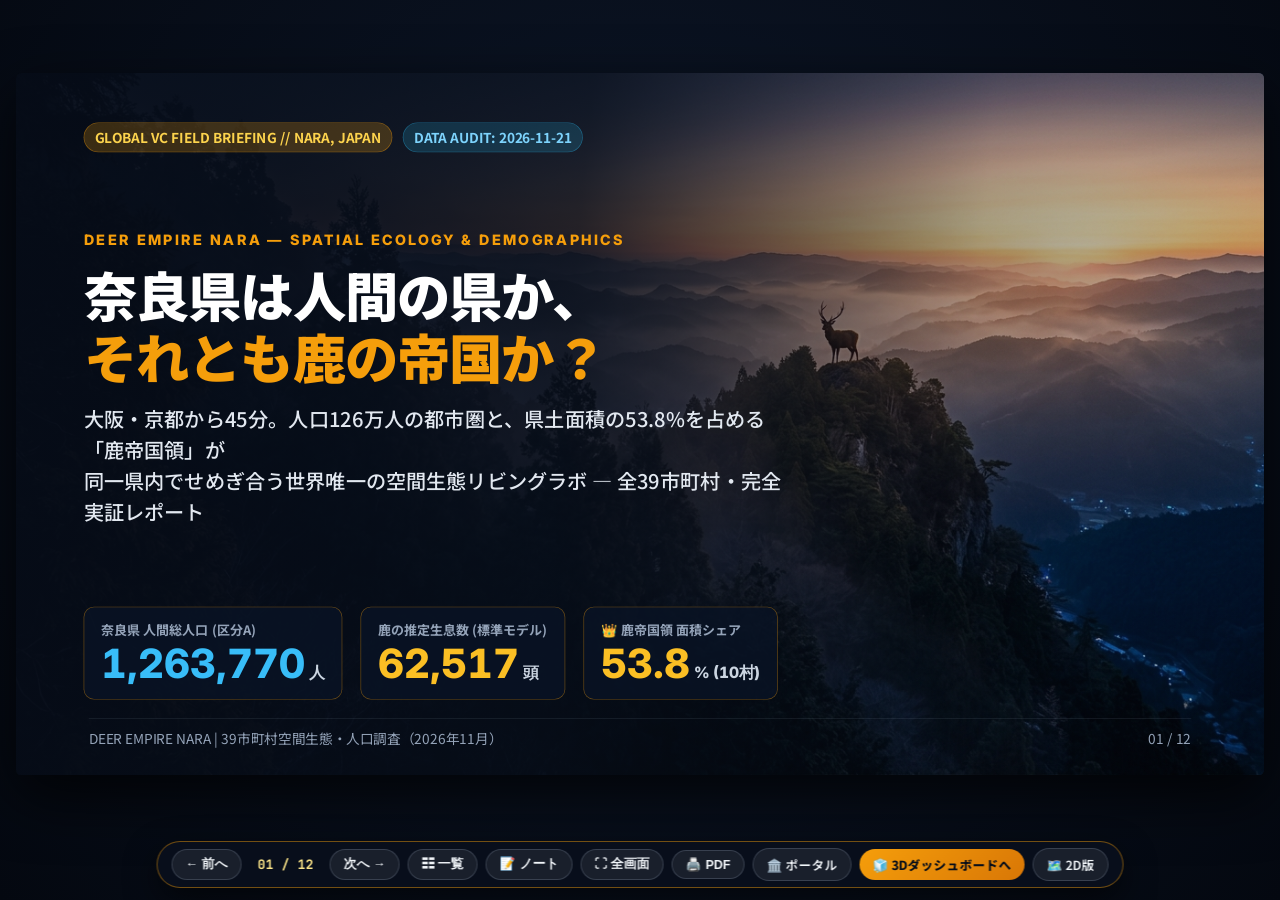
<file: 3d/slides/index.html>
<!DOCTYPE html>
<html lang="ja">
<head>
  <meta charset="UTF-8" />
  <meta name="viewport" content="width=device-width, initial-scale=1.0" />
  <title>DEER EMPIRE NARA — 海外VC向け戦略調査スライド (12 Slides)</title>
  <link rel="preconnect" href="https://fonts.googleapis.com" />
  <link rel="preconnect" href="https://fonts.gstatic.com" crossorigin />
  <link href="https://fonts.googleapis.com/css2?family=Inter:wght@500;700;800;900&family=JetBrains+Mono:wght@500;700;800&family=Noto+Sans+JP:wght@400;500;700;900&display=swap" rel="stylesheet" />
  <link rel="stylesheet" href="styles.css" />
</head>
<body>
  <div class="deck-viewport">
    <div class="slide-stage" id="slideStage">

      <!-- SLIDE 1: COVER (Hybrid) -->
      <section class="slide slide--dark active" data-title="表紙：DEER EMPIRE NARA — 鹿と人間の空間戦略ブリーフィング">
        <img src="assets/slide1_hero_nara_dawn.jpg" alt="夜明けの奈良・吉野杉林と鹿" class="slide-bg-photo" onerror="this.style.display='none'" />
        <div class="slide-bg-scrim-left"></div>
        <div class="slide-content-z cover-hero">
          <div style="display:flex;align-items:center;gap:16px">
            <span class="pill pill-gold">GLOBAL VC FIELD BRIEFING // NARA, JAPAN</span>
            <span class="pill" style="background:rgba(41,181,232,0.18);color:#7dd3fc;border:1px solid rgba(41,181,232,0.4)">DATA AUDIT: 2026-11-21</span>
          </div>

          <div style="display:flex;flex-direction:column;gap:24px">
            <p class="eyebrow">DEER EMPIRE NARA — SPATIAL ECOLOGY &amp; DEMOGRAPHICS</p>
            <h1 class="cover-title">奈良県は人間の県か、<br><span class="accent-gold-txt">それとも鹿の帝国か？</span></h1>
            <p class="cover-sub">
              大阪・京都から45分。人口126万人の都市圏と、県土面積の53.8%を占める「鹿帝国領」が<br>
              同一県内でせめぎ合う世界唯一の空間生態リビングラボ — 全39市町村・完全実証レポート
            </p>
          </div>

          <div class="cover-metrics">
            <div class="cover-metric-box">
              <div style="font-size:20px;color:#94a3b8;font-weight:700">奈良県 人間総人口 (区分A)</div>
              <div class="kpi-num-md mono" style="color:#38bdf8;margin-top:4px">1,263,770<span style="font-size:24px;color:#cbd5e1"> 人</span></div>
            </div>
            <div class="cover-metric-box">
              <div style="font-size:20px;color:#94a3b8;font-weight:700">鹿の推定生息数 (標準モデル)</div>
              <div class="kpi-num-md mono" style="color:#fbbf24;margin-top:4px">62,517<span style="font-size:24px;color:#cbd5e1"> 頭</span></div>
            </div>
            <div class="cover-metric-box">
              <div style="font-size:20px;color:#94a3b8;font-weight:700">👑 鹿帝国領 面積シェア</div>
              <div class="kpi-num-md mono" style="color:#fbbf24;margin-top:4px">53.8<span style="font-size:24px;color:#cbd5e1"> % (10村)</span></div>
            </div>
          </div>
        </div>
        <div class="slide-footer">
          <span>DEER EMPIRE NARA | 39市町村空間生態・人口調査（2026年11月）</span>
          <span>01 / 12</span>
        </div>
        <aside class="speaker-notes">【発表者メモ】
本日はグローバルVCの皆様へ、日本最古の都・奈良の「意外な真実」をご紹介します。
京都・大阪のすぐ隣、電車で45分の距離にありながら、奈良県は「人口126万人の人間社会」と「県土の過半を野生の鹿が数で上回る山岳フロンティア」が隣り合う、世界でも類を見ない空間ラボです。
この12枚では、徹底的な公的統計とRed Team監査に基づく確定事実（Fact）と、そこから見える投資機会の仮説（Hypothesis）を明確に分けてご説明します。</aside>
      </section>

      <!-- SLIDE 2: EXECUTIVE SUMMARY (Statement + 3 KPI) -->
      <section class="slide slide--light" data-title="結論：頭数は「人間の県」、県土面積の53.8%は「鹿帝国領」">
        <div class="slide-head">
          <p class="eyebrow">01 // EXECUTIVE VERDICT</p>
          <h2 class="slide-title">頭数では「人間の県（約20倍）」だが、県土面積の<span class="accent-gold-txt">53.8%</span>は鹿が人間を上回る</h2>
        </div>

        <div class="grid-3">
          <div class="card card--top-cyan" style="justify-content:space-between">
            <div style="display:flex;flex-direction:column;gap:14px">
              <span class="pill pill-cyan">👥 人口総数ベースの結論</span>
              <div class="kpi-num mono" style="color:#0f6fa3">4.95<span class="kpi-unit-inline">%</span></div>
              <h3 class="card-h3">県全体は明確に「人間の県」</h3>
              <p class="body-p">人間 <b>1,263,770人</b>（区分A）に対し、鹿の推定総数は <b>62,517頭</b>（レンジ 45,908〜81,243頭）。人間が人口の <b>95.3%</b> を占め、人間約20人に鹿1頭の比率です。</p>
            </div>
            <div style="font-size:22px;color:#0f6fa3;font-weight:700">▶ 都市人口は北西部奈良盆地に集中</div>
          </div>

          <div class="card card--dark card--top-gold" style="justify-content:space-between">
            <div style="display:flex;flex-direction:column;gap:14px">
              <span class="pill pill-gold">👑 空間支配面積ベースの結論</span>
              <div class="kpi-num mono" style="color:#fbbf24">53.8<span class="kpi-unit-inline">%</span></div>
              <h3 class="card-h3" style="color:#ffffff">半国土が「鹿帝国領（10村）」</h3>
              <p class="body-p">森林率 <b>76.9%</b>（283,671 ha）の山林帯では、鹿推定数が人間人口を上回る自治体が <b>10村</b>（面積 <b>1,986.5 km²</b>）に到達。保守的下限モデルでも <b>9村・52.5%</b> で不変です。</p>
            </div>
            <div style="font-size:22px;color:#fcd34d;font-weight:700">▶ 住民0.78%の空間に鹿の63.6%が生息</div>
          </div>

          <div class="card card--top-emerald" style="justify-content:space-between">
            <div style="display:flex;flex-direction:column;gap:14px">
              <span class="pill pill-emerald">⛩️ 観光シンボルと実態のギャップ</span>
              <div class="kpi-num mono" style="color:#059669">2.7<span class="kpi-unit-inline">%</span></div>
              <h3 class="card-h3">奈良公園は氷山の一角</h3>
              <p class="body-p">世界的に有名な奈良公園の「神鹿」は2026年7月調査で過去最多 <b>1,687頭</b>（区分A実測）。しかし県全体の推定鹿数に占める割合はわずか2.7%で、残り97%超は山林に生息します。</p>
            </div>
            <div style="font-size:22px;color:#047857;font-weight:700">▶ 保護区と管理区の二重計上を完全排除</div>
          </div>
        </div>

        <div class="slide-footer">
          <span>出典：奈良県推計人口調査(2026-10-01)、2020年農林業センサス、奈良の鹿愛護会(2026-07)、奈良県第7次計画に基づく独自空間統合 ※「鹿帝国領」は演出名称</span>
          <span>02 / 12</span>
        </div>
        <aside class="speaker-notes">【発表者メモ】
最も重要な問い「奈良県は人間の県か、鹿の帝国か？」への答えは、どの軸で測るかによって劇的に変わります。
頭数で測れば、人間126万人に対し鹿6.25万頭（鹿人比率4.95%）で間違いなく「人間の県」です。
しかし空間で測ると、県土面積の53.8%が「人間より鹿の方が多い自治体」で占められています。しかも保守的な下限推計（約4.59万頭）に落としても9村・52.5%が維持される極めて頑健な構造です。</aside>
      </section>

      <!-- SLIDE 3: SPATIAL POLARIZATION (Exact GeoJSON SVG Map) -->
      <section class="slide slide--pale" data-title="空間二極構造：県民の99.2%は盆地等へ、鹿の63.6%は南東10村へ">
        <div class="slide-head">
          <p class="eyebrow">02 // SPATIAL POLARIZATION (39 MUNICIPALITIES)</p>
          <h2 class="slide-title">県民の<span class="accent-cyan-txt">99.2%</span>が北西部等に集住し、南東部10村に鹿の<span class="accent-gold-txt">63.6%</span>が集中する</h2>
        </div>

        <div class="grid-2" style="grid-template-columns: 0.95fr 1.05fr;">
          <!-- Left: Exact SVG Map injected by slides.js -->
          <div class="card" style="padding:20px 24px;flex-direction:row;align-items:center;gap:16px;background:#091322;border-color:#1e293b">
            <div id="slide3MapContainer" style="flex:1;height:100%;display:flex;align-items:center;justify-content:center"></div>
            <div style="width:280px;display:flex;flex-direction:column;gap:12px;color:#e2e8f0;font-size:19px">
              <div style="font-weight:800;color:#fde68a;font-size:21px;border-bottom:1px solid rgba(148,163,184,0.25);padding-bottom:8px">勢力分類（鹿人比率）</div>
              <div style="display:flex;align-items:center;gap:10px"><span style="width:20px;height:20px;border-radius:4px;background:#f59e0b;flex-shrink:0"></span><span>👑 鹿帝国領 (10村)<br><small style="color:#94a3b8">≧100% / 面積53.8%</small></span></div>
              <div style="display:flex;align-items:center;gap:10px"><span style="width:20px;height:20px;border-radius:4px;background:#10b981;flex-shrink:0"></span><span>🦌 鹿優勢 (0)</span></div>
              <div style="display:flex;align-items:center;gap:10px"><span style="width:20px;height:20px;border-radius:4px;background:#a855f7;flex-shrink:0"></span><span>⚔️ 勢力均衡 (5市町村)<br><small style="color:#94a3b8">10%〜50%未満</small></span></div>
              <div style="display:flex;align-items:center;gap:10px"><span style="width:20px;height:20px;border-radius:4px;background:#3b82f6;flex-shrink:0"></span><span>🏙️ 人間優勢 (17市町村)<br><small style="color:#94a3b8">10%未満</small></span></div>
              <div style="display:flex;align-items:center;gap:10px"><span style="width:20px;height:20px;border-radius:4px;background:repeating-linear-gradient(-45deg,#475569,#475569 4px,#1e293b 4px,#1e293b 8px);flex-shrink:0;border:1px solid #64748b"></span><span>❓ 未判定 区分D (7市町)<br><small style="color:#94a3b8">森林0〜39ha (除外)</small></span></div>
              <div style="margin-top:8px;padding-top:10px;border-top:1px solid rgba(148,163,184,0.25);font-size:19px;color:#cbd5e1">
                <div>🔴 奈良公園保護区 (1,687頭)</div>
                <div style="margin-top:4px">🟢 大台ヶ原管理域 (環境省)</div>
              </div>
            </div>
          </div>

          <!-- Right: Dual Comparison & Insights -->
          <div style="display:flex;flex-direction:column;gap:24px;justify-content:space-between">
            <div class="card" style="gap:18px">
              <h3 class="card-h3">1. 鹿帝国領（10村）vs その他（29市町村）の極端な非対称性</h3>
              <div style="display:flex;flex-direction:column;gap:16px">
                <div>
                  <div style="display:flex;justify-content:space-between;font-size:23px;font-weight:700;margin-bottom:6px">
                    <span>👥 人間人口のシェア</span><span class="mono" style="color:#0f6fa3">その他 99.22% / 鹿帝国領 0.78% (9,828人)</span>
                  </div>
                  <div class="hbar-track" style="height:28px;display:flex;border-radius:8px">
                    <div style="width:99.22%;background:#2563eb"></div>
                    <div style="width:0.78%;background:#f59e0b"></div>
                  </div>
                </div>
                <div>
                  <div style="display:flex;justify-content:space-between;font-size:23px;font-weight:700;margin-bottom:6px">
                    <span>🦌 鹿推定頭数のシェア</span><span class="mono" style="color:#d97706">鹿帝国領 63.6% (39,743頭) / その他 36.4%</span>
                  </div>
                  <div class="hbar-track" style="height:28px;display:flex;border-radius:8px">
                    <div style="width:63.6%;background:#f59e0b"></div>
                    <div style="width:36.4%;background:#3b82f6"></div>
                  </div>
                </div>
                <div>
                  <div style="display:flex;justify-content:space-between;font-size:23px;font-weight:700;margin-bottom:6px">
                    <span>🗺️ 県土面積のシェア</span><span class="mono" style="color:#d97706">鹿帝国領 53.8% (1,986.5km²) / その他 46.2%</span>
                  </div>
                  <div class="hbar-track" style="height:28px;display:flex;border-radius:8px">
                    <div style="width:53.8%;background:#f59e0b"></div>
                    <div style="width:46.2%;background:#64748b"></div>
                  </div>
                </div>
              </div>
            </div>

            <div class="card card--top-violet" style="gap:12px">
              <h3 class="card-h3">2. 都市と山岳を隔てる「勢力均衡防衛線（紫帯）」</h3>
              <p class="body-p">
                五條市（18.2%）・宇陀市（21.1%）・下市町（31.7%）・山添村（39.9%）・吉野町（42.5%）の5自治体が、盆地都市圏と吉野山岳地帯の間のバッファゾーンを形成しています。一方、盆地中央部7市町（斜線）は森林がなく定住鹿を推計対象外（区分D）としています。
              </p>
            </div>
          </div>
        </div>

        <div class="slide-footer">
          <span>出典：国土数値情報(N03-21_29_210101)行政界、2026-10-01推計人口、2020年農林業センサス（標準シナリオ）</span>
          <span>03 / 12</span>
        </div>
        <aside class="speaker-notes">【発表者メモ】
この地図は国土数値情報の正確な39市町村ポリゴンから生成しています。
北西部の青いエリアと斜線グレーの奈良盆地に、県人口の99%以上が集中しています。対照的に、南部の黄金色に輝く10の村には、県民のわずか0.78%（9,828人）しか住んでいませんが、面積の53.8%、推定鹿頭数の63.6%がここに集中しています。この鮮烈なジオグラフィーが奈良最大の特徴です。</aside>
      </section>

      <!-- SLIDE 4: TOP 10 EMPIRE RANKING -->
      <section class="slide slide--light" data-title="鹿帝国TOP10：上北山村1,395.6%・総合指数DEPI首位は東吉野村">
        <div class="slide-head">
          <p class="eyebrow">03 // DEER EMPIRE TERRITORY RANKING</p>
          <h2 class="slide-title">最前線の「上北山村」では住民1人あたり鹿14頭（<span class="accent-gold-txt">1,395.6%</span>）に達する</h2>
        </div>

        <div class="grid-2" style="grid-template-columns: 1.28fr 0.72fr;">
          <div class="card" style="padding:26px 32px;gap:14px">
            <div style="display:flex;justify-content:space-between;align-items:center;gap:12px">
              <h3 class="card-h3" style="font-size:27px">👑 鹿帝国領 全10村の鹿人比率（標準＋レンジ）</h3>
              <span class="pill pill-gold" style="white-space:nowrap;flex-shrink:0">証拠区分 C</span>
            </div>
            <div id="slide4Bars" class="hbar-list" style="margin-top:6px"></div>
          </div>

          <div style="display:flex;flex-direction:column;gap:16px">
            <div class="card card--dark card--top-gold" style="gap:8px;padding:22px 26px">
              <span class="pill pill-gold">比率 県内1位</span>
              <div style="font-size:36px;font-weight:900;color:#ffffff">上北山村 <span class="mono" style="color:#fbbf24">1,395.6%</span></div>
              <p class="body-p" style="font-size:21px">人間 <b>362人</b> に対し鹿推定 <b>5,052頭</b>（保守 3,663〜高密度 6,568頭）。森林率 <b>97.0%</b>、面積 274.22 km² の大台ヶ原を抱える村。（※大台ヶ原低密度反映時は野迫川村と首位交代リスクあり）</p>
            </div>

            <div class="card card--top-emerald" style="gap:8px;padding:22px 26px">
              <span class="pill pill-emerald">絶対頭数 県内最多</span>
              <div style="font-size:32px;font-weight:900">十津川村 <span class="mono" style="color:#059669">13,152頭</span></div>
              <p class="body-p" style="font-size:21px">面積 672.38 km²（日本最大の村）。人口 2,547人に対し鹿人比率 516.4%。県内推定鹿の約21%が1村に生息。</p>
            </div>

            <div class="card card--top-cyan" style="gap:8px;padding:22px 26px">
              <span class="pill pill-cyan">複合勢力指数 DEPI 1位</span>
              <div style="font-size:32px;font-weight:900">東吉野村 <span class="mono" style="color:#0f6fa3">88.1 帝国pt</span></div>
              <p class="body-p" style="font-size:21px">人口減少による過大評価を抑え「森林率・行政密度・比率」を統合した別指標DEPIでは、高密度東部林業帯の東吉野村が首位。</p>
            </div>
          </div>
        </div>

        <div class="slide-footer">
          <span>※DEPI（0〜100 帝国pt）は人口比（%）と混同しないための本プロジェクト独自複合指数。すべて証拠区分Cによる空間配分推計。</span>
          <span>04 / 12</span>
        </div>
        <aside class="speaker-notes">【発表者メモ】
鹿帝国領10村の内部を詳細に見ると、上位4村（上北山・野迫川・川上・十津川）は鹿人比率500%超、すなわち「人間1人に対し鹿が5頭〜14頭」という領域です。
また「比率（%）」は人口が数百人の村ほど跳ね上がる性質があるため、面積あたりの密度と森林率を加味した独自指数「DEPI（帝国pt）」も並置しました。この軸では東吉野村（88.1pt）が首位となり、両指標の併用でバイアスを防いでいます。</aside>
      </section>

      <!-- SLIDE 5: NARA CITY DUAL STRUCTURE (Hybrid) -->
      <section class="slide slide--dark" data-title="奈良市の二重構造：神鹿1,687頭（保護）と野生2,852頭（管理）の厳密分離">
        <div class="slide-head">
          <p class="eyebrow">04 // SACRED VS. WILD: NARA CITY ZONING</p>
          <h2 class="slide-title">奈良公園の「神鹿<span class="accent-gold-txt">1,687頭</span>」と東部山間「野生鹿<span class="accent-cyan-txt">2,852頭</span>」を分離管理</h2>
        </div>

        <div class="grid-2" style="grid-template-columns: 1.15fr 0.85fr;align-items:stretch">
          <!-- Left: Structured Zoning Flow -->
          <div style="display:flex;flex-direction:column;gap:22px;justify-content:space-between">
            <div class="card card--glass" style="gap:14px;border-left:8px solid #10b981">
              <div style="display:flex;justify-content:space-between;align-items:center">
                <h3 class="card-h3" style="color:#34d399">⛩️ A・B 保護地区（奈良公園・春日山）</h3>
                <span class="pill" style="background:rgba(16,185,129,0.22);color:#6ee7b7">証拠区分 A 実測</span>
              </div>
              <div style="display:flex;align-items:baseline;gap:18px">
                <span class="kpi-num-md mono" style="color:#34d399">1,687頭</span>
                <span class="body-p">（2026年7月15・16日 奈良の鹿愛護会調査｜オス411・メス990・子鹿286）</span>
              </div>
              <p class="body-p">国の天然記念物「奈良のシカ」保護中核域。捕獲は厳禁。観光客の給餌回復等で2年連続過去最多。</p>
            </div>

            <div class="card card--glass" style="gap:10px;border-left:8px solid #94a3b8;padding:24px 34px">
              <div style="display:flex;justify-content:space-between;align-items:center">
                <h3 class="card-h3" style="font-size:28px">🛡️ C 緩衝地区（保護と管理の境界帯）</h3>
                <span class="pill" style="background:rgba(148,163,184,0.2);color:#e2e8f0">生け捕り原則</span>
              </div>
              <p class="body-p">原則として殺処分せず、農地等に出没時は生け捕りで保護地区側へ戻す。一次頭数非公表のためモデル上は未根拠加算を排除。</p>
            </div>

            <div class="card card--glass" style="gap:14px;border-left:8px solid #38bdf8">
              <div style="display:flex;justify-content:space-between;align-items:center">
                <h3 class="card-h3" style="color:#38bdf8">🌲 D 管理地区（東部山間 9地区 約184 km²）</h3>
                <span class="pill" style="background:rgba(56,189,248,0.2);color:#7dd3fc">証拠区分 B 公的密度</span>
              </div>
              <div style="display:flex;align-items:baseline;gap:18px">
                <span class="kpi-num-md mono" style="color:#38bdf8">2,852頭</span>
                <span class="body-p">（184 km² × R5冬季糞粒法平均 <b>15.5頭/km²</b>｜SD 16.8）</span>
              </div>
              <p class="body-p">田原・柳生等9地区では農林業被害軽減のため年間捕獲上限 <b>450頭</b> を設定。奈良市合計は <b>4,539頭</b>（鹿人比率 1.32%）。</p>
            </div>
          </div>

          <!-- Right: Generated Visual -->
          <div style="position:relative;border-radius:20px;overflow:hidden;border:1px solid rgba(245,158,11,0.38);box-shadow:0 24px 60px rgba(0,0,0,0.5)">
            <img src="assets/slide5_sacred_vs_wild.jpg" alt="奈良公園の神鹿と背後の春日山原生林" style="width:100%;height:100%;object-fit:cover" onerror="this.style.display='none'" />
            <div style="position:absolute;inset:auto 0 0 0;background:linear-gradient(to top,rgba(6,12,24,0.94),transparent);padding:28px">
              <div style="font-size:22px;font-weight:800;color:#fbbf24">二重計上ゼロの原則（No Double Counting）</div>
              <div style="font-size:21px;color:#e2e8f0;margin-top:6px">
                保護地区の1,687頭（区分A）と、D地区等の野生群（保守11.7〜高密度22.8頭/km²）を分離合算し、観光神鹿を県全体の野生鹿と混同しません。
              </div>
            </div>
          </div>
        </div>

        <div class="slide-footer">
          <span>出典：奈良の鹿愛護会(2026-07)、奈良市ニホンジカ第二種特定鳥獣管理計画（第2次）及びR5年度モニタリング報告</span>
          <span>05 / 12</span>
        </div>
        <aside class="speaker-notes">【発表者メモ】
「奈良の鹿」というと多くの方が奈良公園の鹿を思い浮かべますが、奈良市の条例・管理計画自体が市内をA〜Dの4ゾーンに厳密に分けています。
A・B保護地区では1,687頭が「神鹿」として守られる一方、わずか数キロ東のD管理地区（約184km²）には推定2,852頭が生息し、年間450頭上限で捕獲管理されています。この同一自治体内の保護と管理の境界こそ、奈良のガバナンスの精髄です。</aside>
      </section>

      <!-- SLIDE 6: TIMESERIES CROSSING (SVG 2-Axis Chart) -->
      <section class="slide slide--pale" data-title="80年の軌跡：奈良公園の鹿は過去最多1,687頭、県人口は減少局面へ">
        <div class="slide-head">
          <p class="eyebrow">05 // 80-YEAR TRAJECTORY: DEER SURGE VS. DEMOGRAPHIC SHIFT</p>
          <h2 class="slide-title">奈良公園の鹿は戦後<span class="accent-gold-txt">79頭</span>から過去最多<span class="accent-gold-txt">1,687頭</span>へ、県人口は<span class="accent-cyan-txt">17.9万人減</span>へ</h2>
        </div>

        <div class="grid-2" style="grid-template-columns: 1.35fr 0.65fr;">
          <div class="card" style="padding:26px 30px;gap:14px">
            <div style="display:flex;justify-content:space-between;align-items:center">
              <h3 class="card-h3">奈良公園の鹿（1945–2026）vs 奈良県総人口（1980–2026）</h3>
              <div style="display:flex;gap:16px;font-size:21px;font-weight:700">
                <span style="color:#d97706">● 奈良公園の鹿（頭）</span>
                <span style="color:#0f6fa3">● 奈良県人口（万人）</span>
              </div>
            </div>
            <div id="slide6ChartContainer" style="flex:1;display:flex;align-items:center"></div>
          </div>

          <div style="display:flex;flex-direction:column;gap:16px;justify-content:space-between">
            <div class="card card--top-gold" style="gap:8px;padding:20px 26px">
              <span class="pill pill-gold">Phase 1: 戦後最小から回復</span>
              <h3 class="card-h3" style="font-size:26px">1945年 79頭 → 1995年 1,192頭</h3>
              <p class="body-p" style="font-size:21px">戦後の混乱期にはわずか79頭まで激減。1957年の天然記念物指定と保護活動により1,100〜1,300頭規模の安定期へ。</p>
            </div>
            <div class="card card--top-cyan" style="gap:8px;padding:20px 26px">
              <span class="pill pill-cyan">Phase 2: コロナ禍と県人口減少</span>
              <h3 class="card-h3" style="font-size:26px">県人口 2000年144.3万 → 126.4万人</h3>
              <p class="body-p" style="font-size:21px">奈良県の人口は2000年をピークに減少へ転換（-12.4%）。一方、奈良公園の鹿も2021年にコロナ禍で1,105頭（子鹿82頭）へ一時減少。</p>
            </div>
            <div class="card card--dark" style="gap:8px;padding:20px 26px">
              <span class="pill pill-gold">Phase 3: 2026年 過去最多更新</span>
              <h3 class="card-h3" style="color:#fbbf24;font-size:26px">2024: 1,325 → 2025: 1,465 → 2026: 1,687頭</h3>
              <p class="body-p" style="font-size:21px">観光客急回復・不適切給餌増を背景に5年連続増加。市街地への進出や過密に伴う自然死増が課題化。</p>
            </div>
          </div>
        </div>

        <div class="slide-footer">
          <span>出典：一般財団法人 奈良の鹿愛護会（1945〜2026年7月調査）、総務省 国勢調査（1980〜2025年確定値）、奈良県推計人口調査（2026-10-01）</span>
          <span>06 / 12</span>
        </div>
        <aside class="speaker-notes">【発表者メモ】
長期時系列を重ねると、非常にドラマチックな交差が見えます。
奈良公園の鹿は1945年の79頭から2026年の1,687頭へと約21倍に増えました。コロナ禍で一度1,105頭に落ちましたが、インバウンド回復と共に急騰し、2年連続で過去最多を更新しています。対照的に奈良県の人間人口は2000年の144.3万人をピークに減少を続け、現在126.4万人です。</aside>
      </section>

      <!-- SLIDE 7: SCATTER & SONI TIPPING POINT -->
      <section class="slide slide--light" data-title="転換メカニズム：森林率75%超の急騰と「人口減だけ」で帝国化する曽爾村">
        <div class="slide-head">
          <p class="eyebrow">06 // ECOLOGICAL THRESHOLD &amp; DEPOPULATION TIPPING POINT</p>
          <h2 class="slide-title">森林率<span class="accent-emerald-txt">75%超</span>で比率が急騰し、曽爾村は「人口減少」だけで鹿帝国領へ越境した</h2>
        </div>

        <div class="grid-2" style="grid-template-columns: 1.25fr 0.75fr;">
          <div class="card" style="padding:24px 28px;gap:10px">
            <div style="display:flex;justify-content:space-between;align-items:center;gap:12px">
              <h3 class="card-h3" style="font-size:27px">森林率（%）× 鹿人比率（%・対数軸）32市町村</h3>
              <span style="font-size:19px;color:#64748b;white-space:nowrap">※相関であり因果ではありません</span>
            </div>
            <div id="slide7ScatterContainer" style="flex:1;display:flex;align-items:center;min-height:0"></div>
          </div>

          <div style="display:flex;flex-direction:column;gap:20px;justify-content:space-between">
            <div class="card card--top-gold" style="gap:12px">
              <span class="pill pill-gold">ティッピングポイント実例：曽爾村</span>
              <h3 class="card-h3">鹿の頭数が同じでも<br>人間が減れば「帝国領」になる</h3>
              <div style="display:flex;flex-direction:column;gap:10px;background:#fef3c7;padding:16px 18px;border-radius:12px;color:#78350f">
                <div style="display:flex;justify-content:space-between;align-items:center;gap:12px;font-size:21px">
                  <span>2020年人口基準 (1,295人)</span><strong class="mono" style="white-space:nowrap">91.2% (鹿優勢)</strong>
                </div>
                <div style="text-align:center;font-size:20px;font-weight:800">⬇ 6年間で人間が -15.4% 減少</div>
                <div style="display:flex;justify-content:space-between;align-items:center;gap:12px;font-size:22px;color:#b45309">
                  <span>2026年人口基準 (1,096人)</span><strong class="mono" style="white-space:nowrap">107.8% (👑 帝国領)</strong>
                </div>
              </div>
              <p class="body-p">推定鹿頭数（1,181頭）が一定のままでも、過疎化という分母の縮小が境界村を押し上げます。</p>
            </div>

            <div class="card card--top-violet" style="gap:10px">
              <h3 class="card-h3">山間部で進む急速な人口減（2020→2026）</h3>
              <p class="body-p">御杖村 <b>-20.6%</b>、下市町 <b>-20.2%</b>、黒滝村 <b>-19.0%</b>、東吉野村 <b>-18.7%</b>、上北山村 <b>-18.5%</b>。県平均（-4.6%）の3〜4倍の速度で人が去っています。</p>
            </div>
          </div>
        </div>

        <div class="slide-footer">
          <span>出典：2020年農林業センサス、令和2年国勢調査(2020-10)、奈良県推計人口(2026-10)。区分Dの7市町は散布図から除外。</span>
          <span>07 / 12</span>
        </div>
        <aside class="speaker-notes">【発表者メモ】
森林率が75%〜80%を超えたあたりから、鹿人比率は対数的に跳ね上がります。
特に注目していただきたいのが「曽爾村」です。私たちのRed Team検証が発見した最も示唆的な事実として、2020年国勢調査の人口1,295人を分母にすると曽爾村は91.2%の「鹿優勢地域」ですが、2026年人口1,096人では107.8%となり「鹿帝国領」へ越境します。つまり人間の人口減少自体が勢力図を塗り替えているのです。</aside>
      </section>

      <!-- SLIDE 8: MANAGEMENT BOTTLENECK & TECH SHIFT -->
      <section class="slide slide--pale" data-title="管理の壁と技術転換：捕獲目標1.6万頭未達とAIカメラRESTモデル">
        <div class="slide-head">
          <p class="eyebrow">07 // THE WILDLIFE TECH OPPORTUNITY</p>
          <h2 class="slide-title">年間捕獲は5.3倍（<span class="accent-cyan-txt">10,296頭</span>）でも目標未達 — 調査の盲点をカメラAIが破る</h2>
        </div>

        <div class="grid-2">
          <!-- Left: Capture Gap -->
          <div class="card" style="justify-content:space-between">
            <div style="display:flex;flex-direction:column;gap:16px">
              <span class="pill pill-cyan">📊 奈良県の個体数管理ギャップ</span>
              <h3 class="card-h3">捕獲圧は23年で5.3倍、なお目標に届かず</h3>
              <div class="hbar-list" style="margin-top:10px">
                <div class="hbar-row" style="grid-template-columns:230px 1fr 130px">
                  <span>H12年度 実績</span>
                  <div class="hbar-track"><div class="hbar-fill" style="width:12.2%;background:#94a3b8"></div></div>
                  <strong class="mono" style="text-align:right">1,945頭</strong>
                </div>
                <div class="hbar-row" style="grid-template-columns:230px 1fr 130px">
                  <span>旧計画 捕獲目標</span>
                  <div class="hbar-track"><div class="hbar-fill" style="width:62.5%;background:#60a5fa"></div></div>
                  <strong class="mono" style="text-align:right">10,000頭</strong>
                </div>
                <div class="hbar-row" style="grid-template-columns:230px 1fr 130px">
                  <span>R5年度 捕獲実績</span>
                  <div class="hbar-track"><div class="hbar-fill" style="width:64.4%;background:#0f6fa3"></div></div>
                  <strong class="mono" style="text-align:right;color:#0f6fa3">10,296頭</strong>
                </div>
                <div class="hbar-row" style="grid-template-columns:230px 1fr 130px">
                  <span>第7次 捕獲目標</span>
                  <div class="hbar-track"><div class="hbar-fill" style="width:100%;background:#d97706"></div></div>
                  <strong class="mono" style="text-align:right;color:#d97706">16,000頭</strong>
                </div>
              </div>
            </div>

            <div style="background:#eef5fa;border-radius:14px;padding:22px;display:flex;flex-direction:column;gap:8px">
              <div style="font-size:23px;font-weight:800;color:#0e2841">第7次管理計画のジレンマ（令和4〜8年度）</div>
              <p class="body-p" style="font-size:23px">目標生息数 <b>58,000頭</b> への抑制を目指し、猟期延長やメス中心捕獲を強化。しかし令和5年度実績 10,296頭に対し年間目標は <b>16,000頭（未達幅約5,700頭）</b>。高齢化・担い手不足の中、人海戦術の限界が露呈。</p>
            </div>
          </div>

          <!-- Right: Measurement Tech Comparison -->
          <div class="card card--top-emerald" style="justify-content:space-between">
            <div style="display:flex;flex-direction:column;gap:14px">
              <span class="pill pill-emerald">📷 観測テクノロジーのパラダイム転換</span>
              <h3 class="card-h3">従来の「糞塊法」vs カメラトラップ「RESTモデル」</h3>
              <p class="body-p">奈良県森林技術センター等の研究により、従来の糞塊密度だけでは天然林等でシカの生息を見落とす課題が定量確認されています。</p>
            </div>

            <table class="slide-table">
              <thead>
                <tr>
                  <th style="width:28%">調査地（林種）</th>
                  <th style="width:36%">従来：糞塊法密度</th>
                  <th style="width:36%">カメラ：RESTモデル</th>
                </tr>
              </thead>
              <tbody>
                <tr>
                  <td><b>高取町</b><br><small>スギ・ヒノキ人工林</small></td>
                  <td class="mono">46.49 糞塊/km</td>
                  <td class="mono" style="color:#d97706;font-weight:800">30.15 頭/km²</td>
                </tr>
                <tr>
                  <td><b>野迫川村</b><br><small>ブナ・ミズナラ天然林</small></td>
                  <td class="mono" style="color:#dc2626;font-weight:800">0.0 糞塊/km<br><small>(10粒未満除外時)</small></td>
                  <td class="mono" style="color:#059669;font-weight:800">14.07 頭/km²<br><small>(高密度生息を検出)</small></td>
                </tr>
              </tbody>
            </table>

            <div style="background:#0e2841;color:#f4f8fb;border-radius:14px;padding:20px 24px;font-size:23px">
              <strong style="color:#29b5e8">Tech Implication：</strong> 手作業の糞粒カウントから、自動撮影カメラ×AI画像解析（RESTモデル）による<b>空間リアルタイム密度推定</b>への移行が始まっている。
            </div>
          </div>
        </div>

        <div class="slide-footer">
          <span>出典：奈良県ニホンジカ第二種特定鳥獣管理計画（第7次）、奈良県自然環境保全審議会資料、奈良県森林技術センター・日本生態学会発表資料</span>
          <span>08 / 12</span>
        </div>
        <aside class="speaker-notes">【発表者メモ】
VCの視点で極めて重要なのがこのページです。
奈良県は捕獲数を23年間で5.3倍に増やしましたが、目標の年間16,000頭に届いていません。さらに観測面でも、従来の人間が森を歩いて糞を数える「糞塊法」では、野迫川村の天然林でゼロと判定された地点に、自動撮影カメラ（RESTモデル）が14.07頭/km²の生息を検出しました。つまり「計測と管理の自動化」に対する強い需要がすでに顕在化しています。</aside>
      </section>

      <!-- SLIDE 9: RED TEAM AUDIT & EVIDENCE GRADES -->
      <section class="slide slide--light" data-title="科学的信頼性：4段階の証拠区分とRed Team監査による感度テスト">
        <div class="slide-head">
          <p class="eyebrow">08 // SCIENTIFIC RIGOR &amp; RED TEAM AUDIT</p>
          <h2 class="slide-title">不確実性を隠さない4段階の<span class="accent-cyan-txt">証拠区分</span>と監査により39市町村中36市町村の分類不変を実証</h2>
        </div>

        <div class="grid-2" style="grid-template-columns: 1.08fr 0.92fr;">
          <div class="card" style="padding:26px 28px;gap:14px">
            <h3 class="card-h3">証拠区分 A / B / C / D の厳格な切り分け</h3>
            <table class="slide-table" style="font-size:21px">
              <thead>
                <tr>
                  <th style="width:14%">区分</th>
                  <th style="width:24%">定義</th>
                  <th style="width:62%">適用対象と実数（計39市町村）</th>
                </tr>
              </thead>
              <tbody>
                <tr>
                  <td><strong style="color:#059669">区分 A</strong></td>
                  <td>公的直接観測・統計</td>
                  <td>全39市町村人口・面積・森林面積 ／ <b>奈良公園の鹿 1,687頭</b>（奈良市へ統合）</td>
                </tr>
                <tr>
                  <td><strong style="color:#0f6fa3">区分 B</strong></td>
                  <td>公的資料に基づく推定</td>
                  <td><b>1市（奈良市 4,539頭）</b>：愛護会A実測(1,687)＋D管理区(184km²×15.5)※未根拠C区加算撤廃</td>
                </tr>
                <tr>
                  <td><strong style="color:#d97706">区分 C</strong></td>
                  <td>追加仮定を伴う独自推定</td>
                  <td><b>31市町村（57,978頭）</b>：現況森林面積重み×3ブロック密度×REST/環境係数</td>
                </tr>
                <tr>
                  <td><strong style="color:#64748b">区分 D</strong></td>
                  <td>データ不足（対象外）</td>
                  <td><b>7市町（null）</b>：森林0〜39haの盆地平地（大和高田・田原本等）は比率算出除外</td>
                </tr>
              </tbody>
            </table>
          </div>

          <div style="display:flex;flex-direction:column;gap:20px;justify-content:space-between">
            <div class="card card--top-gold" style="gap:12px">
              <h3 class="card-h3">1. シナリオ感度テスト（保守 4.59万〜高密度 8.12万頭）</h3>
              <p class="body-p">
                3シナリオ間で勢力階級が変動するのは <b>曽爾村</b>（鹿優勢↔帝国領）・<b>山添村</b>・<b>吉野町</b>（均衡↔鹿優勢）の3町村のみ。<b>残る36市町村（92.3%）は階級不変</b>です。
              </p>
            </div>

            <div class="card card--top-violet" style="gap:12px">
              <h3 class="card-h3">2. Red Teamが明示する2つの重要反実仮想</h3>
              <ul style="padding-left:26px;display:flex;flex-direction:column;gap:10px;font-size:23px;color:#334155">
                <li><b>大台ヶ原の低密度反映（5.6頭/km²）</b>：上北山村の150km²以上へ低密度を適用すると3,042頭(840%)となり、野迫川村(957%)と1位↔2位が交代します。</li>
                <li><b>GIS・定数バグの是正完了</b>：v1.1にて五條市重心のポリゴン外逸脱、5kmメッシュ3町欠落、未根拠C地区120頭をすべて修正し自動検証PASS済み。</li>
              </ul>
            </div>
          </div>
        </div>

        <div class="slide-footer">
          <span>出典：本プロジェクト Red Team 監査報告（docs/red-team-review.md &amp; docs/limitations.md）｜自動検証 verify_project.py 全PASS</span>
          <span>09 / 12</span>
        </div>
        <aside class="speaker-notes">【発表者メモ】
グローバルVCが投資検討や技術評価で最も信頼するのは「データの限界と不確実性を隠さない誠実さ」です。
私たちは「39市町村別の公式頭数は存在しない」という事実を隠さず、A〜Dの証拠区分を設けました。さらに独立Red Team監査により「上北山村の大台ヶ原低密度を広く反映すると野迫川村と首位が入れ替わる」といった反実仮想リスクまで検証し、五條市の重心バグや根拠不明定数をすべて是正しています。</aside>
      </section>

      <!-- SLIDE 10: VC INVESTMENT THESIS (Hybrid) -->
      <section class="slide slide--dark" data-title="【投資仮説】大阪・京都45分圏：奈良は世界最先端の生態×人口リビングラボ">
        <img src="assets/slide10_vc_living_lab.jpg" alt="吉野杉林の自律センサーと野生の鹿" class="slide-bg-photo" onerror="this.style.display='none'" />
        <div class="slide-bg-scrim-full"></div>
        <div class="slide-content-z" style="gap:26px">
          <div class="slide-head">
            <div style="display:flex;align-items:center;gap:16px">
              <p class="eyebrow">09 // WHY GLOBAL VCs SHOULD COME TO NARA</p>
              <span class="pill pill-hyp">※以下は調査事実に基づくVC向け事業・投資仮説</span>
            </div>
            <h2 class="slide-title">大阪・京都から45分 — 奈良は「人口減少×生物多様性×自律インフラ」の<span class="accent-gold-txt">実証実験都市</span>である</h2>
          </div>

          <div class="grid-2" style="gap:24px">
            <div class="card card--glass card--top-cyan" style="gap:10px;padding:24px 28px">
              <div style="display:flex;justify-content:space-between;align-items:center">
                <h3 class="card-h3" style="color:#38bdf8">1. Spatial &amp; Wildlife AI</h3>
                <span class="pill pill-hyp">※投資仮説</span>
              </div>
              <p class="body-p"><b>課題事実：</b>県内で年間約1万頭を捕獲も目標1.6万頭に未達、人手による糞塊調査の死角も確認。</p>
              <p class="body-p"><b>機会仮説：</b>カメラトラップRESTモデル×エッジAIによるリアルタイム動態計測・自動スマート罠の標準テストベッド化。</p>
            </div>

            <div class="card card--glass card--top-emerald" style="gap:10px;padding:24px 28px">
              <div style="display:flex;justify-content:space-between;align-items:center">
                <h3 class="card-h3" style="color:#34d399">2. Forest Carbon &amp; Nature Tech</h3>
                <span class="pill pill-hyp">※投資仮説</span>
              </div>
              <p class="body-p"><b>課題事実：</b>県土の76.9%（28.4万ha）が森林、吉野林業地帯で樹皮剥ぎ・下層植生衰退が継続。</p>
              <p class="body-p"><b>機会仮説：</b>衛星LiDAR×地上センサーで鹿食害低減と森林炭素吸収・生物多様性クレジットを定量MRV化。</p>
            </div>

            <div class="card card--glass card--top-gold" style="gap:10px;padding:24px 28px">
              <div style="display:flex;justify-content:space-between;align-items:center">
                <h3 class="card-h3" style="color:#fbbf24">3. Autonomous Rural Infrastructure</h3>
                <span class="pill pill-hyp">※投資仮説</span>
              </div>
              <p class="body-p"><b>課題事実：</b>十津川村（672km²）に2,547人、上北山村（274km²）に362人という世界屈指の低人間密度山岳圏。</p>
              <p class="body-p"><b>機会仮説：</b>規制緩和やドローン配送・自律モビリティ・遠隔医療を最小の社会的摩擦で実装できる先進過疎ラボ。</p>
            </div>

            <div class="card card--glass card--top-violet" style="gap:10px;padding:24px 28px">
              <div style="display:flex;justify-content:space-between;align-items:center">
                <h3 class="card-h3" style="color:#c084fc">4. 1,300-Year Coexistence &amp; Bio-Economy</h3>
                <span class="pill pill-hyp">※投資仮説</span>
              </div>
              <p class="body-p"><b>課題事実：</b>A/B保護区（観光神鹿1,687頭）とD管理区（捕獲・ジビエ処理施設等）が近接同居。</p>
              <p class="body-p"><b>機会仮説：</b>人間の居住圏拡大に伴う世界のUrban-Wildlifeコンフリクト解決プロトコル＋ジビエ資源循環の輸出モデル。</p>
            </div>
          </div>
        </div>

        <div class="slide-footer">
          <span>※本スライドの投資・事業機会は公開統計・調査データに基づく著者提案の仮説であり、収益性や自治体の事業採択を保証するものではありません。</span>
          <span>10 / 12</span>
        </div>
        <aside class="speaker-notes">【発表者メモ】
ここからが海外VCの皆様へのご提案（投資仮説）です。
先進国・新興国を問わず、これから世界が直面するのは「都市集中と地方の無人化」「気候変動と野生動物の都市進出」「自然資本（Nature Positive）の定量評価」です。
奈良は京都・大阪からわずか45分でアクセスできるにも関わらず、これらすべてのフロンティア課題が最も濃縮されて存在しています。世界最大規模の課題が、最もアクセスしやすい場所にあるのです。</aside>
      </section>

      <!-- SLIDE 11: 3-DAY VC FIELD DUE DILIGENCE ROUTE -->
      <section class="slide slide--light" data-title="3日間フィールドDDルート：奈良公園から鹿人比率1,395%の大台ヶ原へ">
        <div class="slide-head">
          <p class="eyebrow">10 // NARA FIELD DUE DILIGENCE CORRIDOR</p>
          <h2 class="slide-title">南北100kmの3日間縦断視察で「1,300年の共生」から「鹿人比率1,395%」までを体感する</h2>
        </div>

        <div class="grid-3">
          <div class="card card--top-cyan" style="justify-content:space-between">
            <div style="display:flex;flex-direction:column;gap:14px">
              <span class="pill pill-cyan">DAY 1：北部・都市と神鹿の境界</span>
              <h3 class="card-h3">奈良公園(A/B) → 東部D管理地区</h3>
              <p class="body-p"><b>アクセス：</b>京都・大阪から近鉄/JRで約45分、関空から約90分。</p>
              <p class="body-p"><b>視察ポイント：</b>早朝の奈良公園で過去最多 <b>1,687頭</b> の都市共生を観察した直後、東へ車で20分移動し <b>184 km²</b> のD管理地区（田原・柳生：密度 15.5頭/km²）へ。同一市内の保護と管理の境界線を体感。</p>
            </div>
            <div style="background:#eef5fa;padding:16px;border-radius:12px;font-size:21px;font-weight:700;color:#0f6fa3">
              Key Metric：奈良市計 4,539頭 / 人間 34.3万人
            </div>
          </div>

          <div class="card card--top-violet" style="justify-content:space-between">
            <div style="display:flex;flex-direction:column;gap:14px">
              <span class="pill" style="background:#f3e8ff;color:#6d28d9">DAY 2：中南和・R&amp;Dと国境線</span>
              <h3 class="card-h3">高取町(REST林) → 吉野 → 曽爾村</h3>
              <p class="body-p"><b>視察ポイント：</b>森林技術センター研究が <b>30.15頭/km²</b> の超高密度を観測した高取町人工林から、日本有数の林業地・吉野（42.5%勢力均衡）を経て、人口減少で帝国領入りした <b>曽爾村（107.8%）</b> のススキ草原・高原境界へ。</p>
            </div>
            <div style="background:#f5f3ff;padding:16px;border-radius:12px;font-size:21px;font-weight:700;color:#6d28d9">
              Key Metric：人工林密度 30.15頭/km² &amp; 過疎境界
            </div>
          </div>

          <div class="card card--dark card--top-gold" style="justify-content:space-between">
            <div style="display:flex;flex-direction:column;gap:14px">
              <span class="pill pill-gold">DAY 3：奥吉野・鹿帝国の中枢</span>
              <h3 class="card-h3" style="color:#ffffff">上北山村・大台ヶ原 → 十津川村</h3>
              <p class="body-p"><b>視察ポイント：</b>鹿人比率県内1位 <b>上北山村（1,395.6% / 人間362人）</b> と環境省管理域「大台ヶ原（5.6〜10頭/km² 植生再生現場）」を視察。さらに日本最大の村 <b>十津川村（672km² / 推定1.3万頭）</b> で広域自律インフラの需要を検証。</p>
            </div>
            <div style="background:rgba(245,158,11,0.18);padding:16px;border-radius:12px;font-size:21px;font-weight:700;color:#fcd34d">
              Key Metric：鹿人比率 1,395.6% / 森林率 96〜97%
            </div>
          </div>
        </div>

        <div class="slide-footer">
          <span>※上記視察ルートは本調査の地理データに基づく提案工程です。自然環境保全区域や国有林への立入は各管理機関のルールに従ってください。</span>
          <span>11 / 12</span>
        </div>
        <aside class="speaker-notes">【発表者メモ】
最後に、海外VCの皆様が実際に奈良へお越しになる際の「3日間フィールドDDルート」をご提案します。
Day 1で京都・大阪からわずか45分で奈良公園とD管理区の境界を見て、Day 2でカメラAI実証地と曽爾村の越境ラインを通り、Day 3で人口362人の上北山村と大台ヶ原、十津川村へ入ります。南北わずか100kmの中に、歴史・都市テック・自然資本・ディープルーラルが凝縮された3日間になります。</aside>
      </section>

      <!-- SLIDE 12: SOURCES & LIVE DASHBOARD CTA -->
      <section class="slide slide--dark" data-title="出典一覧＆インタラクティブ「鹿帝国勢力図」ライブ検証">
        <div class="slide-head">
          <p class="eyebrow">11 // PROVENANCE, LICENSES &amp; INTERACTIVE EXPLORATION</p>
          <h2 class="slide-title">全データは一次統計へ追跡可能 — 戦略ダッシュボードで即座に検証できる</h2>
        </div>

        <div class="grid-2" style="grid-template-columns: 1.32fr 0.68fr;">
          <div class="card card--glass" style="padding:20px 24px;gap:10px;justify-content:center">
            <h3 class="card-h3" style="font-size:25px;color:#fde68a">主要データ出典・基準年月日（参照日：2026-11-21）</h3>
            <table class="slide-table slide-table-compact" style="font-size:19px">
              <thead>
                <tr>
                  <th style="width:28%">データ項目</th>
                  <th style="width:46%">出典機関・資料名</th>
                  <th style="width:26%">基準年月日</th>
                </tr>
              </thead>
              <tbody>
                <tr>
                  <td><b>39市町村 推計人口</b></td>
                  <td>奈良県 統計分析課「奈良県推計人口調査（月報）」</td>
                  <td class="mono">2026-10-01 (差0)</td>
                </tr>
                <tr>
                  <td><b>国勢調査人口推移</b></td>
                  <td>総務省統計局「国勢調査」（1980〜2025年確定値）</td>
                  <td class="mono">2020-10 / 2025-10</td>
                </tr>
                <tr>
                  <td><b>行政面積・境界GIS</b></td>
                  <td>国土地理院 面積調 / 国土数値情報(N03-21_29_210101)</td>
                  <td class="mono">2021-01-01行政界</td>
                </tr>
                <tr>
                  <td><b>現況森林面積・林野率</b></td>
                  <td>農林水産省「2020年農林業センサス」（奈良県283,671ha）</td>
                  <td class="mono">2020-02-01 (差0)</td>
                </tr>
                <tr>
                  <td><b>奈良公園の鹿頭数</b></td>
                  <td>一般財団法人 奈良の鹿愛護会 毎年7月早朝目視調査</td>
                  <td class="mono">2026-07-15/16 (1,687頭)</td>
                </tr>
                <tr>
                  <td><b>奈良市・県管理計画</b></td>
                  <td>奈良市第2次計画(D地区15.5頭/km²)・奈良県第7次計画(目標5.8万頭)</td>
                  <td class="mono">FY2022–FY2026</td>
                </tr>
                <tr>
                  <td><b>学術REST・大台ヶ原</b></td>
                  <td>奈良県森林技術センター(高取30.15・野迫川14.07) / 環境省</td>
                  <td class="mono">H13〜2020年代</td>
                </tr>
              </tbody>
            </table>
          </div>

          <div class="card card--dark" style="justify-content:space-between;border:2px solid #f59e0b">
            <div style="display:flex;flex-direction:column;gap:14px">
              <span class="pill pill-gold">LIVE INTERACTIVE TOOL</span>
              <h3 class="card-h3" style="color:#ffffff">DEER EMPIRE NARA<br>戦略ダッシュボード</h3>
              <p class="body-p">全39市町村の地図操作、5kmメッシュ（171区画）、3シナリオ＆What-If密度スライダー、4連動チャート、CSV出力をその場で操作して感度検証できます。</p>
            </div>
            <div style="display:flex;flex-direction:column;gap:12px">
              <a href="../dashboard/index.html" class="hud-btn hud-btn-gold" style="justify-content:center;padding:16px 20px;font-size:24px;border-radius:12px">
                🧊 3D立体ダッシュボードを開く →
              </a>
              <div style="display:flex;gap:10px;justify-content:center">
                <a href="../../2d/dashboard/index.html" class="hud-btn" style="flex:1;justify-content:center;padding:10px 14px;font-size:16px">🗺️ 2D元版へ</a>
                <a href="../../index.html" class="hud-btn" style="flex:1;justify-content:center;padding:10px 14px;font-size:16px">🏛️ 親ポータルへ</a>
              </div>
              <div style="font-size:19px;color:#94a3b8;text-align:center">
                再現スクリプト: <code class="mono">scripts/build_deer_empire_data.py</code><br>
                自動監査: <code class="mono">scripts/verify_project.py</code>
              </div>
            </div>
          </div>
        </div>

        <div class="slide-footer">
          <span>DEER EMPIRE NARA — Thank you. Welcome to Nara, Japan.</span>
          <span>12 / 12</span>
        </div>
        <aside class="speaker-notes">【発表者メモ】
本資料のすべての統計・推定・算出式は公開リポジトリ内のスクリプトとドキュメント（docs/sources.md, red-team-review.md）に記録されており、右のボタンからインタラクティブなダッシュボードを開いて、39市町村の1つ1つをクリックして仮定を変更しながら検証いただけます。
ぜひ近いうちに、京都・大阪から45分の「鹿帝国・奈良」の現地でお会いしましょう。ありがとうございました。</aside>
      </section>

    </div>
  </div>

  <!-- Presentation HUD -->
  <nav class="deck-hud" aria-label="スライド操作バー">
    <button class="hud-btn" id="btnPrev" title="前へ (←)">← 前へ</button>
    <span class="hud-counter" id="hudCounter">01 / 12</span>
    <button class="hud-btn" id="btnNext" title="次へ (→ / Space)">次へ →</button>
    <button class="hud-btn" id="btnGrid" title="一覧 (G)">☷ 一覧</button>
    <button class="hud-btn" id="btnNotes" title="発表者ノート (N)">📝 ノート</button>
    <button class="hud-btn" id="btnFullscreen" title="全画面 (F)">⛶ 全画面</button>
    <button class="hud-btn" id="btnPrint" title="PDF印刷 (P)">🖨️ PDF</button>
    <a class="hud-btn" href="../../index.html">🏛️ ポータル</a>
    <a class="hud-btn hud-btn-gold" href="../dashboard/index.html">🧊 3Dダッシュボードへ</a>
    <a class="hud-btn" href="../../2d/slides/index.html">🗺️ 2D版</a>
  </nav>

  <!-- Speaker Notes Drawer -->
  <aside class="notes-drawer" id="notesDrawer">
    <h4>📝 発表者ノート（Speaker Notes）</h4>
    <p id="notesBody"></p>
  </aside>

  <!-- Slide Overview Grid -->
  <div class="grid-overlay" id="gridOverlay">
    <div class="grid-overlay-head">
      <h3 style="font-size:20px;color:#fde68a">📽️ 全12スライド一覧（クリックでジャンプ / Escで閉じる）</h3>
      <button class="hud-btn" id="btnCloseGrid">✕ 閉じる</button>
    </div>
    <div class="thumb-grid" id="thumbGrid"></div>
  </div>

  <script src="slides_data.js"></script>
  <script src="slides.js"></script>
</body>
</html>
</file>
<file: 2d/slides/styles.css>
:root {
  --bg-dark: #070e1a;
  --bg-navy: #0e2841;
  --bg-light: #fbfcfe;
  --bg-pale: #eef5fa;
  --ink-dark: #0e2841;
  --ink-body: #334155;
  --ink-muted: #5e6f82;
  --ink-light: #f4f8fb;
  --ink-light-sub: #cbd5e1;

  --gold: #d97706;
  --gold-bright: #f59e0b;
  --gold-soft: #fef3c7;
  --cyan: #0f6fa3;
  --cyan-bright: #29b5e8;
  --cyan-soft: #e0f4fc;
  --emerald: #059669;
  --emerald-bright: #10b981;
  --violet: #7c3aed;
  --violet-bright: #a855f7;
  --slate: #64748b;
  --border-light: #dce6ef;
  --border-dark: rgba(148, 163, 184, 0.24);
}

* {
  box-sizing: border-box;
  margin: 0;
  padding: 0;
}

html, body {
  width: 100%;
  height: 100%;
  background: #040810;
  color: var(--ink-light);
  font-family: "Noto Sans JP", "Inter", system-ui, -apple-system, sans-serif;
  overflow: hidden;
  -webkit-font-smoothing: antialiased;
}

.mono {
  font-family: "JetBrains Mono", "Inter", monospace;
  font-variant-numeric: tabular-nums;
}

/* Viewport stage wrapper */
.deck-viewport {
  position: relative;
  width: 100vw;
  height: 100vh;
  overflow: hidden;
  background: radial-gradient(circle at 50% 40%, #0d1729 0%, #040810 100%);
}

.slide-stage {
  position: absolute;
  left: 50%;
  top: calc(50% - 26px);
  width: 1920px;
  height: 1080px;
  flex: none;
  transform-origin: center center;
  box-shadow: 0 32px 90px rgba(0, 0, 0, 0.75);
  border-radius: 8px;
  overflow: hidden;
  background: var(--bg-dark);
}

/* Individual slide section */
.slide {
  position: absolute;
  inset: 0;
  width: 1920px;
  height: 1080px;
  padding: 76px 104px 116px;
  display: none;
  flex-direction: column;
  gap: 28px;
  overflow: hidden;
}
.slide.active {
  display: flex;
  animation: slideFade 0.24s ease-out;
}
.speaker-notes {
  display: none !important;
}
@keyframes slideFade {
  from { opacity: 0; transform: translateY(6px); }
  to { opacity: 1; transform: translateY(0); }
}

.slide--dark {
  background: linear-gradient(145deg, #070e1a 0%, #0c1f35 55%, #081322 100%);
  color: var(--ink-light);
}
.slide--light {
  background: var(--bg-light);
  color: var(--ink-dark);
}
.slide--pale {
  background: var(--bg-pale);
  color: var(--ink-dark);
}

/* Background visual layer for Hybrid slides */
.slide-bg-photo {
  position: absolute;
  inset: 0;
  width: 100%;
  height: 100%;
  object-fit: cover;
  z-index: 0;
}
.slide-bg-scrim-left {
  position: absolute;
  inset: 0;
  z-index: 1;
  background: linear-gradient(95deg, rgba(6, 12, 24, 0.94) 0%, rgba(7, 14, 26, 0.86) 44%, rgba(7, 14, 26, 0.35) 75%, rgba(7, 14, 26, 0.22) 100%);
}
.slide-bg-scrim-full {
  position: absolute;
  inset: 0;
  z-index: 1;
  background: linear-gradient(115deg, rgba(6, 12, 24, 0.92) 0%, rgba(7, 14, 26, 0.80) 55%, rgba(7, 14, 26, 0.62) 100%);
}
.slide-content-z {
  position: relative;
  z-index: 2;
  display: flex;
  flex-direction: column;
  gap: 34px;
  height: 100%;
}

/* Header block */
.slide-head {
  display: flex;
  flex-direction: column;
  gap: 12px;
}
.eyebrow {
  font-family: "Inter", sans-serif;
  font-size: 22px;
  font-weight: 800;
  letter-spacing: 0.16em;
  text-transform: uppercase;
  color: var(--cyan);
}
.slide--dark .eyebrow {
  color: var(--gold-bright);
}
.slide-title {
  font-size: 48px;
  font-weight: 900;
  line-height: 1.24;
  letter-spacing: -0.01em;
}
.slide--light .slide-title,
.slide--pale .slide-title {
  color: var(--ink-dark);
}
.slide--dark .slide-title {
  color: #ffffff;
}
.accent-gold-txt { color: var(--gold-bright); }
.accent-cyan-txt { color: var(--cyan); }
.slide--dark .accent-cyan-txt { color: var(--cyan-bright); }

/* Footer bar */
.slide-footer {
  position: absolute;
  left: 112px;
  right: 112px;
  bottom: 42px;
  z-index: 5;
  display: flex;
  justify-content: space-between;
  align-items: center;
  font-size: 21px;
  border-top: 1px solid rgba(148, 163, 184, 0.25);
  padding-top: 14px;
}
.slide--light .slide-footer,
.slide--pale .slide-footer {
  color: var(--ink-muted);
  border-top-color: #d6e2ec;
}
.slide--dark .slide-footer {
  color: #94a3b8;
  border-top-color: rgba(148, 163, 184, 0.22);
}

/* Common cards & grid components */
.grid-2 { display: grid; grid-template-columns: 1fr 1fr; gap: 36px; flex: 1; min-height: 0; }
.grid-3 { display: grid; grid-template-columns: repeat(3, 1fr); gap: 32px; flex: 1; min-height: 0; }
.grid-4 { display: grid; grid-template-columns: repeat(4, 1fr); gap: 24px; }

.card {
  background: #ffffff;
  border: 1px solid var(--border-light);
  border-radius: 20px;
  padding: 28px 30px;
  display: flex;
  flex-direction: column;
  gap: 12px;
  min-width: 0;
  min-height: 0;
  box-shadow: 0 8px 24px rgba(14, 40, 65, 0.04);
}
.card--dark {
  background: rgba(14, 40, 65, 0.92);
  border: 1px solid rgba(245, 158, 11, 0.45);
  color: #f8fafc;
}
.card--glass {
  background: rgba(9, 18, 33, 0.78);
  backdrop-filter: blur(10px);
  border: 1px solid rgba(148, 163, 184, 0.28);
  color: #f8fafc;
}
.card--top-cyan { border-top: 8px solid var(--cyan-bright); }
.card--top-gold { border-top: 8px solid var(--gold-bright); }
.card--top-emerald { border-top: 8px solid var(--emerald-bright); }
.card--top-violet { border-top: 8px solid var(--violet-bright); }

.kpi-num {
  font-family: "Inter", "JetBrains Mono", sans-serif;
  font-size: 86px;
  font-weight: 800;
  line-height: 1.05;
  font-variant-numeric: tabular-nums;
}
.kpi-num-md {
  font-family: "Inter", "JetBrains Mono", sans-serif;
  font-size: 62px;
  font-weight: 800;
  line-height: 1.1;
  font-variant-numeric: tabular-nums;
}
.kpi-unit-inline {
  font-size: 30px;
  font-weight: 700;
  margin-left: 6px;
}

.pill {
  display: inline-flex;
  align-items: center;
  gap: 6px;
  padding: 7px 16px;
  border-radius: 999px;
  font-size: 21px;
  font-weight: 700;
  width: fit-content;
}
.pill-cyan { background: var(--cyan-soft); color: var(--cyan); }
.pill-gold { background: rgba(245, 158, 11, 0.18); color: #b45309; }
.slide--dark .pill-gold { background: rgba(245, 158, 11, 0.22); color: #fcd34d; border: 1px solid rgba(245, 158, 11, 0.45); }
.pill-emerald { background: rgba(16, 185, 129, 0.16); color: #047857; }
.pill-hyp { background: rgba(245, 158, 11, 0.22); color: #fbbf24; border: 1px solid rgba(245, 158, 11, 0.5); }
.pill-slate { background: #e2e8f0; color: #334155; }

.body-p {
  font-size: 23px;
  line-height: 1.5;
  color: var(--ink-body);
}
.slide--dark .body-p { color: #cbd5e1; }
.card--dark .body-p { color: #cbd5e1; }

.card-h3 {
  font-size: 29px;
  font-weight: 800;
  line-height: 1.28;
}

/* Cover slide specific */
.cover-hero {
  display: flex;
  flex-direction: column;
  justify-content: space-between;
  height: 100%;
  max-width: 1100px;
}
.cover-title {
  font-size: 82px;
  font-weight: 900;
  line-height: 1.15;
  letter-spacing: -0.02em;
  color: #ffffff;
}
.cover-sub {
  font-size: 31px;
  line-height: 1.55;
  color: #e2e8f0;
  font-weight: 500;
}
.cover-metrics {
  display: flex;
  gap: 28px;
}
.cover-metric-box {
  background: rgba(10, 20, 38, 0.78);
  border: 1px solid rgba(245, 158, 11, 0.42);
  border-radius: 16px;
  padding: 20px 26px;
  min-width: 260px;
}

/* Horizontal bars */
.hbar-list {
  display: flex;
  flex-direction: column;
  gap: 15px;
}
.hbar-row {
  display: grid;
  grid-template-columns: 185px 1fr 220px;
  align-items: center;
  gap: 18px;
  font-size: 24px;
}
.hbar-track {
  position: relative;
  height: 24px;
  background: #e2e8f0;
  border-radius: 999px;
  overflow: hidden;
}
.hbar-fill {
  height: 100%;
  border-radius: 999px;
}

/* Data tables */
.slide-table {
  width: 100%;
  border-collapse: collapse;
  font-size: 23px;
}
.slide-table th {
  text-align: left;
  padding: 16px 18px;
  background: var(--bg-navy);
  color: #f8fafc;
  font-weight: 700;
}
.slide-table td {
  padding: 15px 18px;
  border-bottom: 1px solid #dce6ef;
  vertical-align: top;
}
.slide-table tr:nth-child(even) td {
  background: #f4f8fb;
}
.slide--dark .slide-table th {
  background: rgba(245, 158, 11, 0.22);
  color: #fde68a;
}
.slide--dark .slide-table td {
  border-bottom-color: rgba(148, 163, 184, 0.2);
  color: #e2e8f0;
}
.slide--dark .slide-table tr:nth-child(even) td {
  background: rgba(255, 255, 255, 0.04);
}
.slide-table-compact th,
.slide-table-compact td {
  padding: 10px 14px;
  line-height: 1.32;
}

/* Controls HUD (hidden in print) */
.deck-hud {
  position: fixed;
  bottom: 12px;
  left: 50%;
  transform: translateX(-50%);
  z-index: 100;
  display: flex;
  align-items: center;
  gap: 8px;
  background: rgba(9, 15, 28, 0.94);
  backdrop-filter: blur(12px);
  border: 1px solid rgba(245, 158, 11, 0.45);
  border-radius: 999px;
  padding: 6px 14px;
  white-space: nowrap;
  max-width: calc(100vw - 24px);
  overflow-x: auto;
  box-shadow: 0 12px 32px rgba(0, 0, 0, 0.55);
}
.hud-btn {
  background: rgba(255, 255, 255, 0.07);
  color: #f1f5f9;
  border: 1px solid rgba(148, 163, 184, 0.25);
  border-radius: 999px;
  padding: 6px 13px;
  font-size: 12.5px;
  font-weight: 600;
  cursor: pointer;
  text-decoration: none;
  display: inline-flex;
  align-items: center;
  gap: 5px;
  white-space: nowrap;
  flex-shrink: 0;
  transition: all 0.15s ease;
}
.hud-btn:hover {
  background: rgba(245, 158, 11, 0.22);
  border-color: var(--gold-bright);
  color: #fde68a;
}
.hud-btn-gold {
  background: linear-gradient(135deg, #f59e0b, #d97706);
  color: #070e1a;
  border: none;
  font-weight: 800;
}
.hud-btn-gold:hover { color: #070e1a; filter: brightness(1.08); }
.hud-counter {
  font-family: "JetBrains Mono", monospace;
  font-size: 13px;
  font-weight: 700;
  color: #fde68a;
  padding: 0 8px;
}

/* Speaker notes drawer */
.notes-drawer {
  position: fixed;
  top: 20px;
  right: 20px;
  width: 420px;
  max-height: calc(100vh - 100px);
  z-index: 120;
  background: rgba(9, 15, 28, 0.96);
  border: 1px solid var(--gold-bright);
  border-radius: 14px;
  padding: 18px 20px;
  overflow-y: auto;
  display: none;
  box-shadow: 0 20px 50px rgba(0, 0, 0, 0.7);
}
.notes-drawer.open { display: block; }
.notes-drawer h4 { color: var(--gold-bright); font-size: 14px; margin-bottom: 10px; }
.notes-drawer p { font-size: 13.5px; line-height: 1.65; color: #e2e8f0; white-space: pre-line; }

/* Grid overview modal */
.grid-overlay {
  position: fixed;
  inset: 0;
  z-index: 150;
  background: rgba(4, 8, 16, 0.96);
  padding: 28px 36px 90px;
  overflow-y: auto;
  display: none;
}
.grid-overlay.open { display: block; }
.grid-overlay-head {
  display: flex;
  justify-content: space-between;
  align-items: center;
  margin-bottom: 20px;
}
.thumb-grid {
  display: grid;
  grid-template-columns: repeat(auto-fill, minmax(310px, 1fr));
  gap: 18px;
}
.thumb-item {
  background: #10192b;
  border: 2px solid rgba(148, 163, 184, 0.25);
  border-radius: 12px;
  padding: 14px 16px;
  cursor: pointer;
  transition: all 0.15s ease;
}
.thumb-item:hover, .thumb-item.current {
  border-color: var(--gold-bright);
  background: #17233b;
}
.thumb-num {
  font-family: "JetBrains Mono", monospace;
  font-size: 12px;
  color: var(--gold-bright);
  font-weight: 700;
}
.thumb-title {
  font-size: 14px;
  font-weight: 700;
  color: #f8fafc;
  margin-top: 6px;
  line-height: 1.45;
}

/* Print / PDF 16:9 export */
@page {
  size: 1920px 1080px;
  margin: 0;
}
@media print {
  html, body {
    width: 1920px;
    height: auto;
    overflow: visible;
    background: #ffffff;
  }
  .deck-hud, .notes-drawer, .grid-overlay { display: none !important; }
  .deck-viewport {
    display: block;
    width: 1920px;
    height: auto;
    overflow: visible;
  }
  .slide-stage {
    transform: none !important;
    width: 1920px;
    height: auto;
    box-shadow: none;
    border-radius: 0;
  }
  .slide {
    position: relative !important;
    display: flex !important;
    page-break-after: always;
    break-after: page;
  }
}
</file>
<file: 3d/slides/styles.css>
:root {
  --bg-dark: #070e1a;
  --bg-navy: #0e2841;
  --bg-light: #fbfcfe;
  --bg-pale: #eef5fa;
  --ink-dark: #0e2841;
  --ink-body: #334155;
  --ink-muted: #5e6f82;
  --ink-light: #f4f8fb;
  --ink-light-sub: #cbd5e1;

  --gold: #d97706;
  --gold-bright: #f59e0b;
  --gold-soft: #fef3c7;
  --cyan: #0f6fa3;
  --cyan-bright: #29b5e8;
  --cyan-soft: #e0f4fc;
  --emerald: #059669;
  --emerald-bright: #10b981;
  --violet: #7c3aed;
  --violet-bright: #a855f7;
  --slate: #64748b;
  --border-light: #dce6ef;
  --border-dark: rgba(148, 163, 184, 0.24);
}

* {
  box-sizing: border-box;
  margin: 0;
  padding: 0;
}

html, body {
  width: 100%;
  height: 100%;
  background: #040810;
  color: var(--ink-light);
  font-family: "Noto Sans JP", "Inter", system-ui, -apple-system, sans-serif;
  overflow: hidden;
  -webkit-font-smoothing: antialiased;
}

.mono {
  font-family: "JetBrains Mono", "Inter", monospace;
  font-variant-numeric: tabular-nums;
}

/* Viewport stage wrapper */
.deck-viewport {
  position: relative;
  width: 100vw;
  height: 100vh;
  overflow: hidden;
  background: radial-gradient(circle at 50% 40%, #0d1729 0%, #040810 100%);
}

.slide-stage {
  position: absolute;
  left: 50%;
  top: calc(50% - 26px);
  width: 1920px;
  height: 1080px;
  flex: none;
  transform-origin: center center;
  box-shadow: 0 32px 90px rgba(0, 0, 0, 0.75);
  border-radius: 8px;
  overflow: hidden;
  background: var(--bg-dark);
}

/* Individual slide section */
.slide {
  position: absolute;
  inset: 0;
  width: 1920px;
  height: 1080px;
  padding: 76px 104px 116px;
  display: none;
  flex-direction: column;
  gap: 28px;
  overflow: hidden;
}
.slide.active {
  display: flex;
  animation: slideFade 0.24s ease-out;
}
.speaker-notes {
  display: none !important;
}
@keyframes slideFade {
  from { opacity: 0; transform: translateY(6px); }
  to { opacity: 1; transform: translateY(0); }
}

.slide--dark {
  background: linear-gradient(145deg, #070e1a 0%, #0c1f35 55%, #081322 100%);
  color: var(--ink-light);
}
.slide--light {
  background: var(--bg-light);
  color: var(--ink-dark);
}
.slide--pale {
  background: var(--bg-pale);
  color: var(--ink-dark);
}

/* Background visual layer for Hybrid slides */
.slide-bg-photo {
  position: absolute;
  inset: 0;
  width: 100%;
  height: 100%;
  object-fit: cover;
  z-index: 0;
}
.slide-bg-scrim-left {
  position: absolute;
  inset: 0;
  z-index: 1;
  background: linear-gradient(95deg, rgba(6, 12, 24, 0.94) 0%, rgba(7, 14, 26, 0.86) 44%, rgba(7, 14, 26, 0.35) 75%, rgba(7, 14, 26, 0.22) 100%);
}
.slide-bg-scrim-full {
  position: absolute;
  inset: 0;
  z-index: 1;
  background: linear-gradient(115deg, rgba(6, 12, 24, 0.92) 0%, rgba(7, 14, 26, 0.80) 55%, rgba(7, 14, 26, 0.62) 100%);
}
.slide-content-z {
  position: relative;
  z-index: 2;
  display: flex;
  flex-direction: column;
  gap: 34px;
  height: 100%;
}

/* Header block */
.slide-head {
  display: flex;
  flex-direction: column;
  gap: 12px;
}
.eyebrow {
  font-family: "Inter", sans-serif;
  font-size: 22px;
  font-weight: 800;
  letter-spacing: 0.16em;
  text-transform: uppercase;
  color: var(--cyan);
}
.slide--dark .eyebrow {
  color: var(--gold-bright);
}
.slide-title {
  font-size: 48px;
  font-weight: 900;
  line-height: 1.24;
  letter-spacing: -0.01em;
}
.slide--light .slide-title,
.slide--pale .slide-title {
  color: var(--ink-dark);
}
.slide--dark .slide-title {
  color: #ffffff;
}
.accent-gold-txt { color: var(--gold-bright); }
.accent-cyan-txt { color: var(--cyan); }
.slide--dark .accent-cyan-txt { color: var(--cyan-bright); }

/* Footer bar */
.slide-footer {
  position: absolute;
  left: 112px;
  right: 112px;
  bottom: 42px;
  z-index: 5;
  display: flex;
  justify-content: space-between;
  align-items: center;
  font-size: 21px;
  border-top: 1px solid rgba(148, 163, 184, 0.25);
  padding-top: 14px;
}
.slide--light .slide-footer,
.slide--pale .slide-footer {
  color: var(--ink-muted);
  border-top-color: #d6e2ec;
}
.slide--dark .slide-footer {
  color: #94a3b8;
  border-top-color: rgba(148, 163, 184, 0.22);
}

/* Common cards & grid components */
.grid-2 { display: grid; grid-template-columns: 1fr 1fr; gap: 36px; flex: 1; min-height: 0; }
.grid-3 { display: grid; grid-template-columns: repeat(3, 1fr); gap: 32px; flex: 1; min-height: 0; }
.grid-4 { display: grid; grid-template-columns: repeat(4, 1fr); gap: 24px; }

.card {
  background: #ffffff;
  border: 1px solid var(--border-light);
  border-radius: 20px;
  padding: 28px 30px;
  display: flex;
  flex-direction: column;
  gap: 12px;
  min-width: 0;
  min-height: 0;
  box-shadow: 0 8px 24px rgba(14, 40, 65, 0.04);
}
.card--dark {
  background: rgba(14, 40, 65, 0.92);
  border: 1px solid rgba(245, 158, 11, 0.45);
  color: #f8fafc;
}
.card--glass {
  background: rgba(9, 18, 33, 0.78);
  backdrop-filter: blur(10px);
  border: 1px solid rgba(148, 163, 184, 0.28);
  color: #f8fafc;
}
.card--top-cyan { border-top: 8px solid var(--cyan-bright); }
.card--top-gold { border-top: 8px solid var(--gold-bright); }
.card--top-emerald { border-top: 8px solid var(--emerald-bright); }
.card--top-violet { border-top: 8px solid var(--violet-bright); }

.kpi-num {
  font-family: "Inter", "JetBrains Mono", sans-serif;
  font-size: 86px;
  font-weight: 800;
  line-height: 1.05;
  font-variant-numeric: tabular-nums;
}
.kpi-num-md {
  font-family: "Inter", "JetBrains Mono", sans-serif;
  font-size: 62px;
  font-weight: 800;
  line-height: 1.1;
  font-variant-numeric: tabular-nums;
}
.kpi-unit-inline {
  font-size: 30px;
  font-weight: 700;
  margin-left: 6px;
}

.pill {
  display: inline-flex;
  align-items: center;
  gap: 6px;
  padding: 7px 16px;
  border-radius: 999px;
  font-size: 21px;
  font-weight: 700;
  width: fit-content;
}
.pill-cyan { background: var(--cyan-soft); color: var(--cyan); }
.pill-gold { background: rgba(245, 158, 11, 0.18); color: #b45309; }
.slide--dark .pill-gold { background: rgba(245, 158, 11, 0.22); color: #fcd34d; border: 1px solid rgba(245, 158, 11, 0.45); }
.pill-emerald { background: rgba(16, 185, 129, 0.16); color: #047857; }
.pill-hyp { background: rgba(245, 158, 11, 0.22); color: #fbbf24; border: 1px solid rgba(245, 158, 11, 0.5); }
.pill-slate { background: #e2e8f0; color: #334155; }

.body-p {
  font-size: 23px;
  line-height: 1.5;
  color: var(--ink-body);
}
.slide--dark .body-p { color: #cbd5e1; }
.card--dark .body-p { color: #cbd5e1; }

.card-h3 {
  font-size: 29px;
  font-weight: 800;
  line-height: 1.28;
}

/* Cover slide specific */
.cover-hero {
  display: flex;
  flex-direction: column;
  justify-content: space-between;
  height: 100%;
  max-width: 1100px;
}
.cover-title {
  font-size: 82px;
  font-weight: 900;
  line-height: 1.15;
  letter-spacing: -0.02em;
  color: #ffffff;
}
.cover-sub {
  font-size: 31px;
  line-height: 1.55;
  color: #e2e8f0;
  font-weight: 500;
}
.cover-metrics {
  display: flex;
  gap: 28px;
}
.cover-metric-box {
  background: rgba(10, 20, 38, 0.78);
  border: 1px solid rgba(245, 158, 11, 0.42);
  border-radius: 16px;
  padding: 20px 26px;
  min-width: 260px;
}

/* Horizontal bars */
.hbar-list {
  display: flex;
  flex-direction: column;
  gap: 15px;
}
.hbar-row {
  display: grid;
  grid-template-columns: 185px 1fr 220px;
  align-items: center;
  gap: 18px;
  font-size: 24px;
}
.hbar-track {
  position: relative;
  height: 24px;
  background: #e2e8f0;
  border-radius: 999px;
  overflow: hidden;
}
.hbar-fill {
  height: 100%;
  border-radius: 999px;
}

/* Data tables */
.slide-table {
  width: 100%;
  border-collapse: collapse;
  font-size: 23px;
}
.slide-table th {
  text-align: left;
  padding: 16px 18px;
  background: var(--bg-navy);
  color: #f8fafc;
  font-weight: 700;
}
.slide-table td {
  padding: 15px 18px;
  border-bottom: 1px solid #dce6ef;
  vertical-align: top;
}
.slide-table tr:nth-child(even) td {
  background: #f4f8fb;
}
.slide--dark .slide-table th {
  background: rgba(245, 158, 11, 0.22);
  color: #fde68a;
}
.slide--dark .slide-table td {
  border-bottom-color: rgba(148, 163, 184, 0.2);
  color: #e2e8f0;
}
.slide--dark .slide-table tr:nth-child(even) td {
  background: rgba(255, 255, 255, 0.04);
}
.slide-table-compact th,
.slide-table-compact td {
  padding: 10px 14px;
  line-height: 1.32;
}

/* Controls HUD (hidden in print) */
.deck-hud {
  position: fixed;
  bottom: 12px;
  left: 50%;
  transform: translateX(-50%);
  z-index: 100;
  display: flex;
  align-items: center;
  gap: 8px;
  background: rgba(9, 15, 28, 0.94);
  backdrop-filter: blur(12px);
  border: 1px solid rgba(245, 158, 11, 0.45);
  border-radius: 999px;
  padding: 6px 14px;
  white-space: nowrap;
  max-width: calc(100vw - 24px);
  overflow-x: auto;
  box-shadow: 0 12px 32px rgba(0, 0, 0, 0.55);
}
.hud-btn {
  background: rgba(255, 255, 255, 0.07);
  color: #f1f5f9;
  border: 1px solid rgba(148, 163, 184, 0.25);
  border-radius: 999px;
  padding: 6px 13px;
  font-size: 12.5px;
  font-weight: 600;
  cursor: pointer;
  text-decoration: none;
  display: inline-flex;
  align-items: center;
  gap: 5px;
  white-space: nowrap;
  flex-shrink: 0;
  transition: all 0.15s ease;
}
.hud-btn:hover {
  background: rgba(245, 158, 11, 0.22);
  border-color: var(--gold-bright);
  color: #fde68a;
}
.hud-btn-gold {
  background: linear-gradient(135deg, #f59e0b, #d97706);
  color: #070e1a;
  border: none;
  font-weight: 800;
}
.hud-btn-gold:hover { color: #070e1a; filter: brightness(1.08); }
.hud-counter {
  font-family: "JetBrains Mono", monospace;
  font-size: 13px;
  font-weight: 700;
  color: #fde68a;
  padding: 0 8px;
}

/* Speaker notes drawer */
.notes-drawer {
  position: fixed;
  top: 20px;
  right: 20px;
  width: 420px;
  max-height: calc(100vh - 100px);
  z-index: 120;
  background: rgba(9, 15, 28, 0.96);
  border: 1px solid var(--gold-bright);
  border-radius: 14px;
  padding: 18px 20px;
  overflow-y: auto;
  display: none;
  box-shadow: 0 20px 50px rgba(0, 0, 0, 0.7);
}
.notes-drawer.open { display: block; }
.notes-drawer h4 { color: var(--gold-bright); font-size: 14px; margin-bottom: 10px; }
.notes-drawer p { font-size: 13.5px; line-height: 1.65; color: #e2e8f0; white-space: pre-line; }

/* Grid overview modal */
.grid-overlay {
  position: fixed;
  inset: 0;
  z-index: 150;
  background: rgba(4, 8, 16, 0.96);
  padding: 28px 36px 90px;
  overflow-y: auto;
  display: none;
}
.grid-overlay.open { display: block; }
.grid-overlay-head {
  display: flex;
  justify-content: space-between;
  align-items: center;
  margin-bottom: 20px;
}
.thumb-grid {
  display: grid;
  grid-template-columns: repeat(auto-fill, minmax(310px, 1fr));
  gap: 18px;
}
.thumb-item {
  background: #10192b;
  border: 2px solid rgba(148, 163, 184, 0.25);
  border-radius: 12px;
  padding: 14px 16px;
  cursor: pointer;
  transition: all 0.15s ease;
}
.thumb-item:hover, .thumb-item.current {
  border-color: var(--gold-bright);
  background: #17233b;
}
.thumb-num {
  font-family: "JetBrains Mono", monospace;
  font-size: 12px;
  color: var(--gold-bright);
  font-weight: 700;
}
.thumb-title {
  font-size: 14px;
  font-weight: 700;
  color: #f8fafc;
  margin-top: 6px;
  line-height: 1.45;
}

/* Print / PDF 16:9 export */
@page {
  size: 1920px 1080px;
  margin: 0;
}
@media print {
  html, body {
    width: 1920px;
    height: auto;
    overflow: visible;
    background: #ffffff;
  }
  .deck-hud, .notes-drawer, .grid-overlay { display: none !important; }
  .deck-viewport {
    display: block;
    width: 1920px;
    height: auto;
    overflow: visible;
  }
  .slide-stage {
    transform: none !important;
    width: 1920px;
    height: auto;
    box-shadow: none;
    border-radius: 0;
  }
  .slide {
    position: relative !important;
    display: flex !important;
    page-break-after: always;
    break-after: page;
  }
}
</file>
